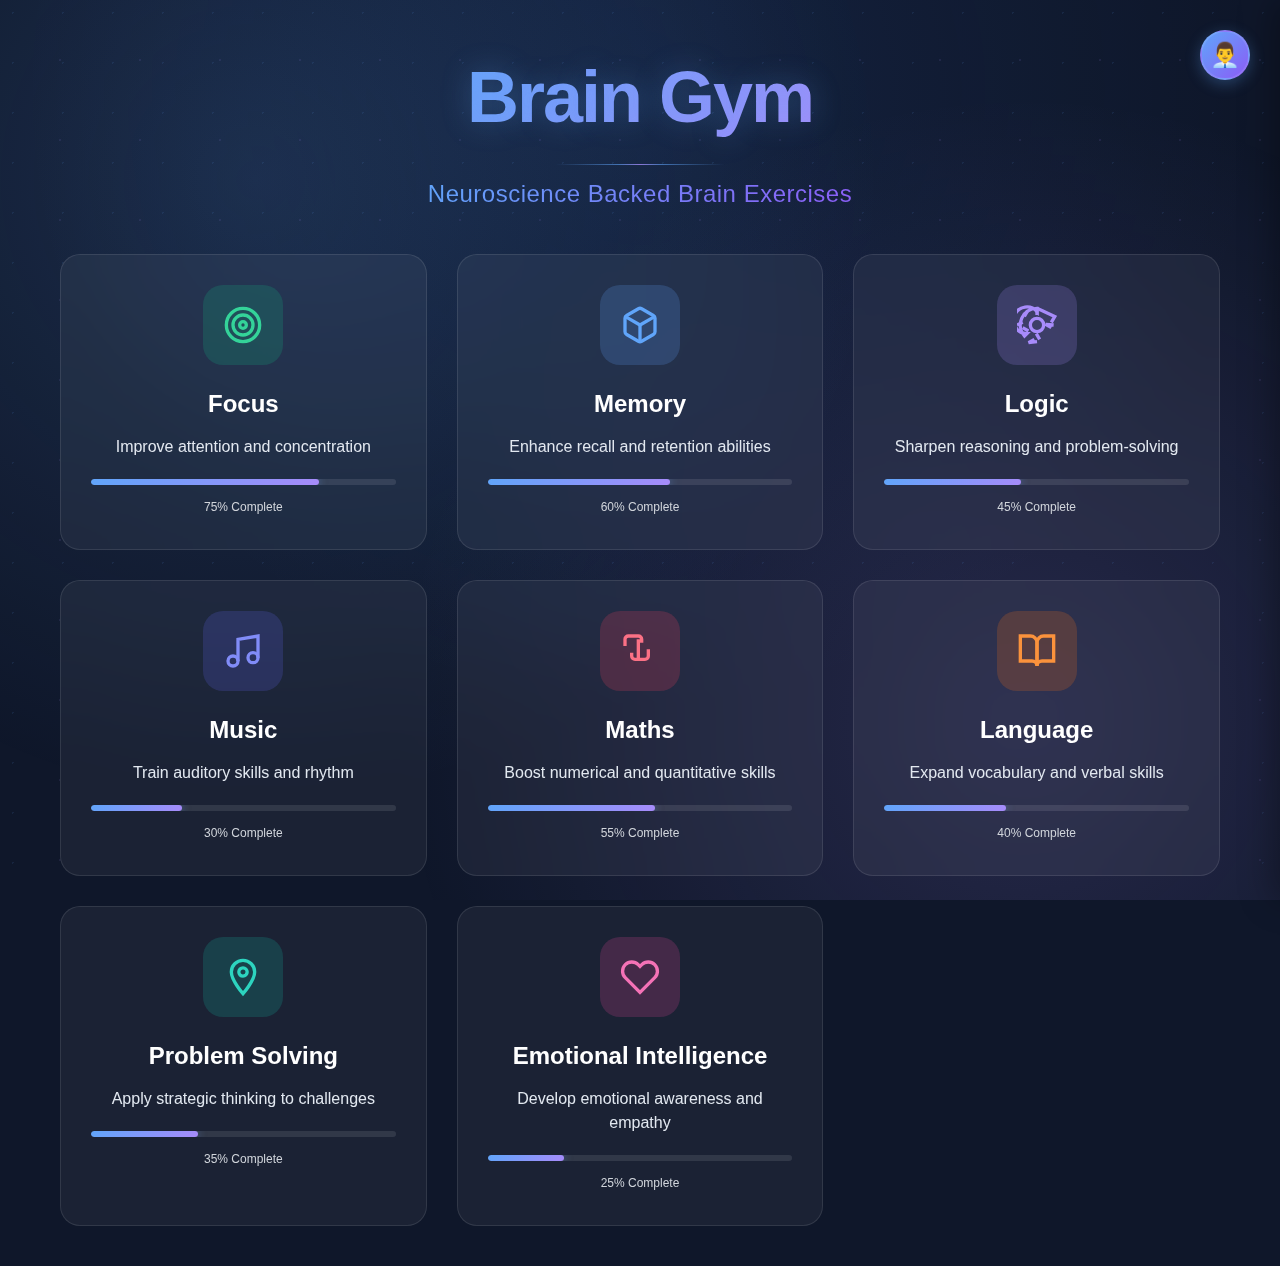
<file: index.html>
<!DOCTYPE html>
<html lang="en">
<head>
    <meta charset="UTF-8">
    <meta name="viewport" content="width=device-width, initial-scale=1.0">
    <title>Brain Gym - Neuroscience Backed Brain Exercises</title>
    <meta http-equiv="refresh" content="0; url=./BrainGym/index.html">
</head>
<body>
    <p>Redirecting to Brain Gym...</p>
    <script>
        window.location.href = './BrainGym/index.html';
    </script>
</body>
</html>
</file>
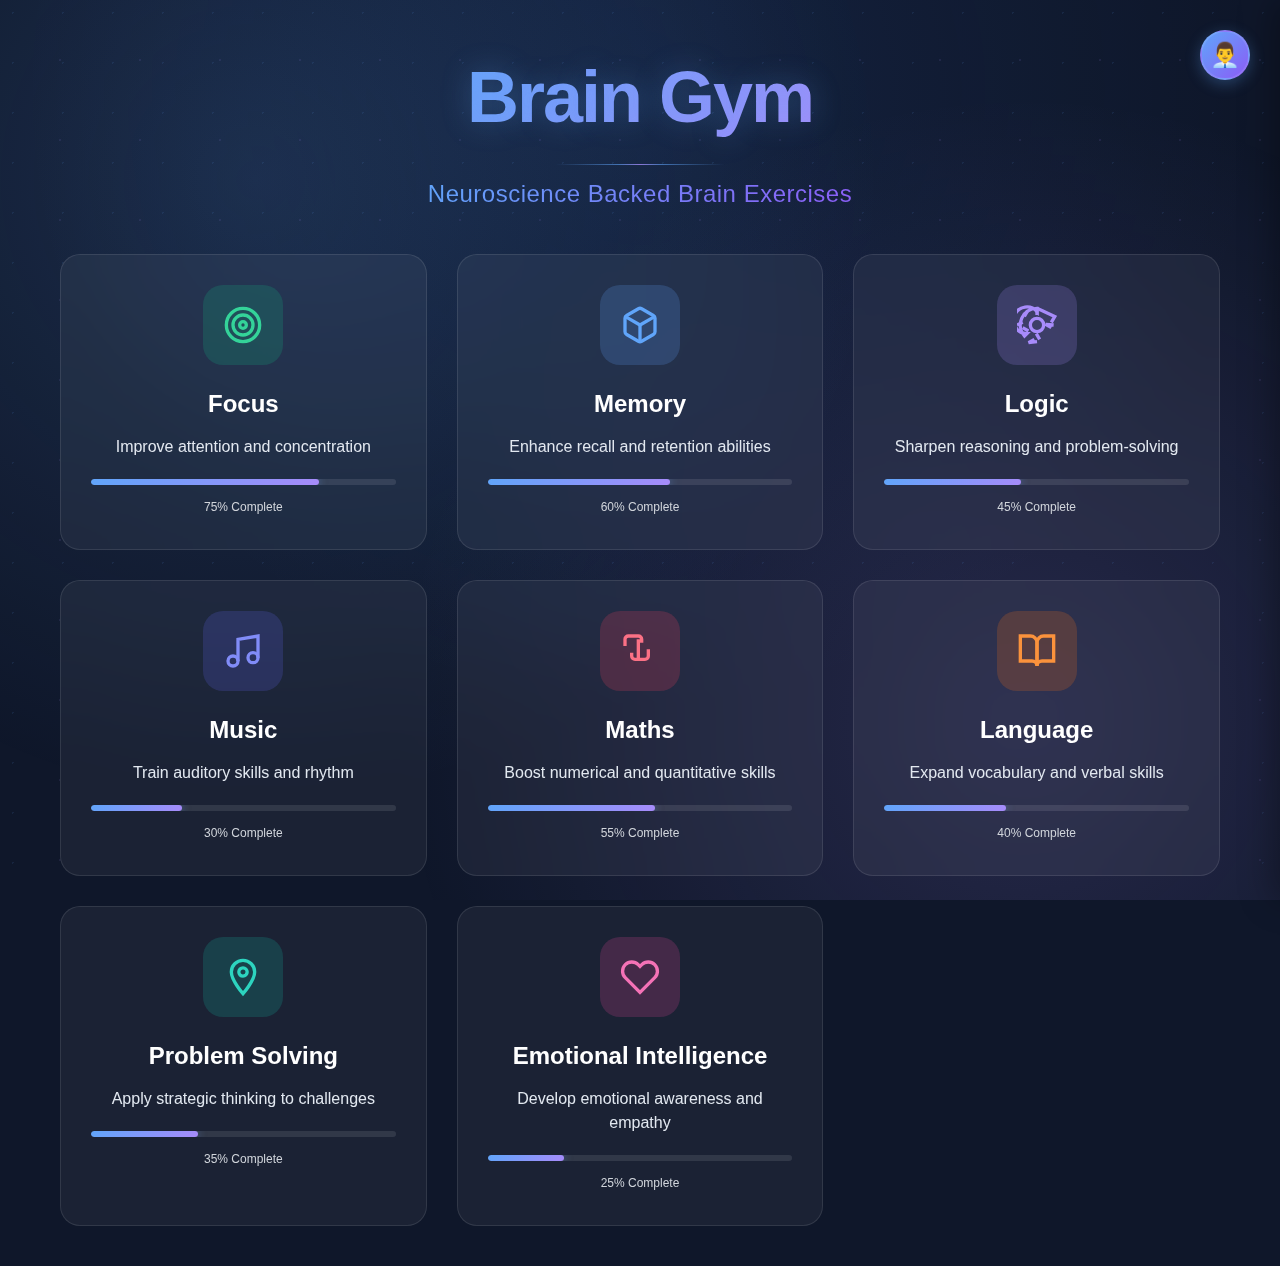
<file: BrainGym/index.html>
<!DOCTYPE html>
<html lang="en">

<head>
    <meta charset="UTF-8">
    <meta name="viewport" content="width=device-width, initial-scale=1.0">
    <title>Brain Gym - Cognitive Training</title>
    <link rel="stylesheet" href="css/styles.css">
    <link rel="stylesheet" href="css/variants.css">
    <link rel="stylesheet" href="css/stroop.css">
</head>

<body>


    <!-- Main Application Container -->
    <div id="app" class="variant-neural">
        <!-- User Profile Trigger -->
        <div class="user-profile-trigger" id="profile-trigger">
            <div class="user-avatar-trigger"></div>
        </div>

        <!-- Right Progress Sidebar -->
        <aside class="right-progress-sidebar" id="right-sidebar">
            <button class="sidebar-close" id="sidebar-close">
                <span class="close-icon">×</span>
            </button>

            <div class="sidebar-content">
                <div class="user-profile-header">
                    <div class="user-avatar-large"></div>
                    <h3 class="user-name">Sameer Goel</h3>
                    <p class="user-role">AI Architect</p>
                </div>

                <div class="progress-summary">
                    <h4 class="section-title">Your Progress</h4>
                    <div class="progress-stats">
                        <div class="stat-item">
                            <div class="stat-info">
                                <span class="stat-value">78</span>
                                <span class="stat-label">Average Score</span>
                            </div>
                            <div class="stat-bar">
                                <div class="stat-fill" style="width: 78%"></div>
                            </div>
                        </div>
                        <div class="stat-item">
                            <div class="stat-info">
                                <span class="stat-value">45</span>
                                <span class="stat-label">Sessions Completed</span>
                            </div>
                            <div class="stat-bar">
                                <div class="stat-fill" style="width: 75%"></div>
                            </div>
                        </div>
                        <div class="stat-item">
                            <div class="stat-info">
                                <span class="stat-value">+23%</span>
                                <span class="stat-label">Growth This Month</span>
                            </div>
                            <div class="stat-bar">
                                <div class="stat-fill" style="width: 60%"></div>
                            </div>
                        </div>
                    </div>
                </div>

                <div class="recent-activity">
                    <h4 class="section-title">Recent Activity</h4>
                    <div class="activity-list">
                        <div class="activity-item">
                            <div class="activity-icon focus-icon">🎯</div>
                            <div class="activity-info">
                                <span class="activity-name">Focus Training</span>
                                <span class="activity-time">2 hours ago</span>
                            </div>
                            <div class="activity-score">+5%</div>
                        </div>
                        <div class="activity-item">
                            <div class="activity-icon memory-icon">🧠</div>
                            <div class="activity-info">
                                <span class="activity-name">Memory Challenge</span>
                                <span class="activity-time">1 day ago</span>
                            </div>
                            <div class="activity-score">+8%</div>
                        </div>
                        <div class="activity-item">
                            <div class="activity-icon logic-icon">🧩</div>
                            <div class="activity-info">
                                <span class="activity-name">Logic Puzzle</span>
                                <span class="activity-time">2 days ago</span>
                            </div>
                            <div class="activity-score">+3%</div>
                        </div>
                    </div>
                </div>

                <div class="achievements">
                    <h4 class="section-title">Achievements</h4>
                    <div class="achievement-badges">
                        <div class="badge earned">🏆</div>
                        <div class="badge earned">🎯</div>
                        <div class="badge earned">🧠</div>
                        <div class="badge locked">🔒</div>
                    </div>
                </div>
            </div>
        </aside>

        <!-- Main Homepage Content -->
        <main class="homepage-content">
            <!-- Hero Section -->
            <div class="hero-section">
                <h1 class="hero-title">Brain Gym</h1>
                <p class="hero-subtitle">Neuroscience Backed Brain Exercises</p>
            </div>

            <!-- Brain Exercise Categories -->
            <div class="categories-section">
                <!-- <h4 class="categories-title">Brain Workout Menu</h4> -->
                <div class="categories-grid">
                    <!-- Focus Category -->
                    <div class="category-card" data-category="focus">
                        <div class="category-icon focus-icon">
                            <svg width="40" height="40" viewBox="0 0 24 24" fill="none" stroke="currentColor"
                                stroke-width="2">
                                <circle cx="12" cy="12" r="10"></circle>
                                <circle cx="12" cy="12" r="6"></circle>
                                <circle cx="12" cy="12" r="2"></circle>
                            </svg>
                        </div>
                        <h3 class="category-name">Focus</h3>
                        <p class="category-desc">Improve attention and concentration</p>
                        <div class="category-progress">
                            <div class="progress-bar">
                                <div class="progress-fill" style="width: 75%"></div>
                            </div>
                            <span class="progress-text">75% Complete</span>
                        </div>
                    </div>

                    <!-- Memory Category -->
                    <div class="category-card" data-category="memory">
                        <div class="category-icon memory-icon">
                            <svg width="40" height="40" viewBox="0 0 24 24" fill="none" stroke="currentColor"
                                stroke-width="2">
                                <path
                                    d="M21 16V8a2 2 0 0 0-1-1.73l-7-4a2 2 0 0 0-2 0l-7 4A2 2 0 0 0 3 8v8a2 2 0 0 0 1 1.73l7 4a2 2 0 0 0 2 0l7-4A2 2 0 0 0 21 16z">
                                </path>
                                <polyline points="3.27 6.96 12 12.01 20.73 6.96"></polyline>
                                <line x1="12" y1="22.08" x2="12" y2="12"></line>
                            </svg>
                        </div>
                        <h3 class="category-name">Memory</h3>
                        <p class="category-desc">Enhance recall and retention abilities</p>
                        <div class="category-progress">
                            <div class="progress-bar">
                                <div class="progress-fill" style="width: 60%"></div>
                            </div>
                            <span class="progress-text">60% Complete</span>
                        </div>
                    </div>

                    <!-- Logic Category -->
                    <div class="category-card" data-category="logic">
                        <div class="category-icon logic-icon">
                            <svg width="40" height="40" viewBox="0 0 24 24" fill="none" stroke="currentColor"
                                stroke-width="2">
                                <path d="M12 2a10 10 0 0 0-7.53 16.59l1.42-1.42A8 8 0 1 1 12 4z" />
                                <path d="M12 2v4" />
                                <path d="m6.41 3.4-2 3.46" />
                                <path d="M3.4 10.41 0 12" />
                                <path d="m3.4 13.59 3.46 2" />
                                <path d="M10.41 20.6l-3.46 2L12 22" />
                                <path d="m13.59 20.6-2-3.46" />
                                <path d="m20.6 13.59-3.46-2L22 12" />
                                <path d="m20.6 10.41 2-3.46L12 2" />
                                <path d="M12 8a4 4 0 1 0 0 8 4 4 0 0 0 0-8z" />
                            </svg>
                        </div>
                        <h3 class="category-name">Logic</h3>
                        <p class="category-desc">Sharpen reasoning and problem-solving</p>
                        <div class="category-progress">
                            <div class="progress-bar">
                                <div class="progress-fill" style="width: 45%"></div>
                            </div>
                            <span class="progress-text">45% Complete</span>
                        </div>
                    </div>

                    <!-- Music Category -->
                    <div class="category-card" data-category="music">
                        <div class="category-icon music-icon">
                            <svg width="40" height="40" viewBox="0 0 24 24" fill="none" stroke="currentColor"
                                stroke-width="2">
                                <path d="M9 18V5l12-2v13" />
                                <circle cx="6" cy="18" r="3" />
                                <circle cx="18" cy="16" r="3" />
                            </svg>
                        </div>
                        <h3 class="category-name">Music</h3>
                        <p class="category-desc">Train auditory skills and rhythm</p>
                        <div class="category-progress">
                            <div class="progress-bar">
                                <div class="progress-fill" style="width: 30%"></div>
                            </div>
                            <span class="progress-text">30% Complete</span>
                        </div>
                    </div>

                    <!-- Maths Category -->
                    <div class="category-card" data-category="maths">
                        <div class="category-icon maths-icon">
                            <svg width="40" height="40" viewBox="0 0 24 24" fill="none" stroke="currentColor"
                                stroke-width="2">
                                <path
                                    d="M9 3H5a2 2 0 0 0-2 2v4m6-6h2a2 2 0 0 1 2 2v2m-6 6v2a2 2 0 0 0 2 2h2m6-6v4a2 2 0 0 1-2 2h-4m0-12v12" />
                            </svg>
                        </div>
                        <h3 class="category-name">Maths</h3>
                        <p class="category-desc">Boost numerical and quantitative skills</p>
                        <div class="category-progress">
                            <div class="progress-bar">
                                <div class="progress-fill" style="width: 55%"></div>
                            </div>
                            <span class="progress-text">55% Complete</span>
                        </div>
                    </div>

                    <!-- Language Category -->
                    <div class="category-card" data-category="language">
                        <div class="category-icon language-icon">
                            <svg width="40" height="40" viewBox="0 0 24 24" fill="none" stroke="currentColor"
                                stroke-width="2">
                                <path d="M2 3h6a4 4 0 0 1 4 4v14a3 3 0 0 0-3-3H2z"></path>
                                <path d="M22 3h-6a4 4 0 0 0-4 4v14a3 3 0 0 1 3-3h7z"></path>
                            </svg>
                        </div>
                        <h3 class="category-name">Language</h3>
                        <p class="category-desc">Expand vocabulary and verbal skills</p>
                        <div class="category-progress">
                            <div class="progress-bar">
                                <div class="progress-fill" style="width: 40%"></div>
                            </div>
                            <span class="progress-text">40% Complete</span>
                        </div>
                    </div>

                    <!-- Problem Solving Category -->
                    <div class="category-card" data-category="problem-solving">
                        <div class="category-icon problem-icon">
                            <svg width="40" height="40" viewBox="0 0 24 24" fill="none" stroke="currentColor"
                                stroke-width="2">
                                <path
                                    d="M12 2a7 7 0 0 0-7 7c0 5 7 13 7 13s7-8 7-13a7 7 0 0 0-7-7zm0 9.5a2.5 2.5 0 1 1 0-5 2.5 2.5 0 0 1 0 5z" />
                            </svg>
                        </div>
                        <h3 class="category-name">Problem Solving</h3>
                        <p class="category-desc">Apply strategic thinking to challenges</p>
                        <div class="category-progress">
                            <div class="progress-bar">
                                <div class="progress-fill" style="width: 35%"></div>
                            </div>
                            <span class="progress-text">35% Complete</span>
                        </div>
                    </div>

                    <!-- Emotional Intelligence Category -->
                    <div class="category-card" data-category="emotional-intelligence">
                        <div class="category-icon emotional-icon">
                            <svg width="40" height="40" viewBox="0 0 24 24" fill="none" stroke="currentColor"
                                stroke-width="2">
                                <path
                                    d="M20.84 4.61a5.5 5.5 0 0 0-7.78 0L12 5.67l-1.06-1.06a5.5 5.5 0 0 0-7.78 7.78l1.06 1.06L12 21.23l7.78-7.78 1.06-1.06a5.5 5.5 0 0 0 0-7.78z" />
                            </svg>
                        </div>
                        <h3 class="category-name">Emotional Intelligence</h3>
                        <p class="category-desc">Develop emotional awareness and empathy</p>
                        <div class="category-progress">
                            <div class="progress-bar">
                                <div class="progress-fill" style="width: 25%"></div>
                            </div>
                            <span class="progress-text">25% Complete</span>
                        </div>
                    </div>
                </div>
            </div>
        </main>
    </div>

    <!-- Scripts -->
    <script src="js/mockData.js"></script>
    <script src="js/cognitiveTests.js"></script>
    <script src="js/tests/focus/stroopTest.js"></script>
    <script src="js/app.js"></script>
</body>

</html>
</file>
<file: BrainGym/css/styles.css>
/* Brain Gym - Base Styles */
/* This file contains the core styles that apply to all UI variants */

* {
    margin: 0;
    padding: 0;
    box-sizing: border-box;
}

body {
    font-family: -apple-system, BlinkMacSystemFont, 'Segoe UI', Roboto, Oxygen, Ubuntu, Cantarell, sans-serif;
    line-height: 1.6;
    color: #333;
    background-color: #f5f5f5;
}

/* Development Controls */
.dev-controls {
    position: fixed;
    top: 10px;
    right: 10px;
    background: rgba(0, 0, 0, 0.8);
    color: white;
    padding: 10px;
    border-radius: 5px;
    z-index: 1000;
    font-size: 12px;
}

.dev-controls select {
    margin-left: 10px;
    padding: 5px;
}

/* Layout */
.container {
    max-width: 1200px;
    margin: 0 auto;
    padding: 20px;
}

.page {
    display: none;
    min-height: 100vh;
}

.page.active {
    display: block;
}

/* Cards */
.card {
    background: white;
    border-radius: 8px;
    padding: 24px;
    margin-bottom: 20px;
    box-shadow: 0 2px 4px rgba(0, 0, 0, 0.1);
    transition: box-shadow 0.3s ease;
}

.card:hover {
    box-shadow: 0 4px 8px rgba(0, 0, 0, 0.15);
}

/* Navigation */
.main-nav {
    background: #fff;
    padding: 15px 20px;
    box-shadow: 0 2px 4px rgba(0, 0, 0, 0.1);
    display: flex;
    justify-content: space-between;
    align-items: center;
}

.nav-brand {
    font-size: 24px;
    font-weight: bold;
    color: #2c3e50;
}

.nav-user {
    display: flex;
    align-items: center;
    gap: 15px;
}

/* Buttons */
button {
    background: #3498db;
    color: white;
    border: none;
    padding: 12px 24px;
    border-radius: 6px;
    cursor: pointer;
    font-size: 16px;
    transition: all 0.3s ease;
}

button:hover {
    background: #2980b9;
    transform: translateY(-1px);
}

button:active {
    transform: translateY(0);
}

button:disabled {
    background: #bdc3c7;
    cursor: not-allowed;
    transform: none;
}

/* Forms */
input[type="text"],
input[type="password"],
input[type="email"] {
    width: 100%;
    padding: 12px;
    border: 2px solid #ddd;
    border-radius: 6px;
    font-size: 16px;
    margin-bottom: 15px;
    transition: border-color 0.3s ease;
}

input:focus {
    outline: none;
    border-color: #3498db;
}

/* Grid Layouts */
.dashboard-grid {
    display: grid;
    grid-template-columns: 1fr 1fr;
    gap: 20px;
    margin-top: 20px;
}

.test-grid {
    display: grid;
    grid-template-columns: repeat(auto-fit, minmax(200px, 1fr));
    gap: 15px;
    margin-top: 15px;
}

/* Test Buttons */
.test-button {
    background: white;
    border: 2px solid #e0e0e0;
    padding: 20px;
    border-radius: 8px;
    text-align: center;
    cursor: pointer;
    transition: all 0.3s ease;
    color: #333;
}

.test-button:hover {
    border-color: #3498db;
    background: #f8f9fa;
    transform: translateY(-2px);
}

.test-button h4 {
    margin-bottom: 8px;
    color: #2c3e50;
}

.test-button p {
    font-size: 14px;
    color: #666;
    margin-bottom: 10px;
}

.test-status {
    display: inline-block;
    padding: 4px 12px;
    background: #27ae60;
    color: white;
    border-radius: 12px;
    font-size: 12px;
    font-weight: bold;
}

/* Progress Stats */
.progress-stats {
    display: flex;
    justify-content: space-around;
    margin-top: 20px;
}

.stat {
    text-align: center;
}

.stat-value {
    display: block;
    font-size: 32px;
    font-weight: bold;
    color: #3498db;
    margin-bottom: 5px;
}

.stat-label {
    font-size: 14px;
    color: #666;
}

/* Login Page */
.app-title {
    font-size: 48px;
    text-align: center;
    margin-bottom: 10px;
    color: #2c3e50;
}

.app-subtitle {
    text-align: center;
    font-size: 18px;
    color: #666;
    margin-bottom: 40px;
}

.login-form {
    max-width: 400px;
    margin: 0 auto 40px;
    background: white;
    padding: 30px;
    border-radius: 8px;
    box-shadow: 0 4px 6px rgba(0, 0, 0, 0.1);
}

.login-form h2 {
    text-align: center;
    margin-bottom: 20px;
    color: #2c3e50;
}

.demo-users {
    max-width: 400px;
    margin: 0 auto;
    text-align: center;
}

.demo-users h3 {
    margin-bottom: 15px;
    color: #2c3e50;
}

.demo-user {
    display: block;
    width: 100%;
    margin-bottom: 10px;
    background: #ecf0f1;
    color: #2c3e50;
    border: 1px solid #bdc3c7;
}

.demo-user:hover {
    background: #d5dbdb;
}

/* Results Display */
.recent-results {
    max-height: 300px;
    overflow-y: auto;
}

.result-item {
    display: flex;
    justify-content: space-between;
    align-items: center;
    padding: 10px 0;
    border-bottom: 1px solid #eee;
}

.result-item:last-child {
    border-bottom: none;
}

.result-info h4 {
    margin-bottom: 5px;
    color: #2c3e50;
}

.result-info p {
    font-size: 14px;
    color: #666;
}

.result-score {
    font-size: 24px;
    font-weight: bold;
    color: #27ae60;
}

/* Responsive Design */
@media (max-width: 768px) {
    .dashboard-grid {
        grid-template-columns: 1fr;
    }
    
    .test-grid {
        grid-template-columns: 1fr;
    }
    
    .progress-stats {
        flex-direction: column;
        gap: 20px;
    }
    
    .container {
        padding: 10px;
    }
    
    .app-title {
        font-size: 36px;
    }
    
    .main-nav {
        flex-direction: column;
        gap: 10px;
        text-align: center;
    }
}

/* Loading States */
.loading {
    display: inline-block;
    width: 20px;
    height: 20px;
    border: 3px solid #f3f3f3;
    border-top: 3px solid #3498db;
    border-radius: 50%;
    animation: spin 1s linear infinite;
}

@keyframes spin {
    0% { transform: rotate(0deg); }
    100% { transform: rotate(360deg); }
}

/* Accessibility */
.sr-only {
    position: absolute;
    width: 1px;
    height: 1px;
    padding: 0;
    margin: -1px;
    overflow: hidden;
    clip: rect(0, 0, 0, 0);
    white-space: nowrap;
    border: 0;
}

/* Focus indicators */
button:focus,
input:focus,
.test-button:focus {
    outline: 2px solid #3498db;
    outline-offset: 2px;
}

/* High contrast mode support */
@media (prefers-contrast: high) {
    .card {
        border: 2px solid #000;
    }
    
    button {
        border: 2px solid #000;
    }
}
</file>
<file: BrainGym/css/variants.css>
/* Brain Gym - Creative UI Variants with Liquid Glass Design */
/* 5 Unique Creative Personas with Sidebar Dashboard Layout */

/* =================================================================== */
/* VARIANT A: COSMIC GRID - Inspired by Client's Modern Design */
/* Creative Persona: "The Cosmic Designer" - Radial gradients, exercise cards, modern glassmorphism */
/* =================================================================== */

.variant-cosmic {
    --bg-primary: #0f172a; /* Slate 900 */
    --glass-bg: rgba(255, 255, 255, 0.05);
    --glass-border: rgba(255, 255, 255, 0.1);
    --text-primary: #ffffff;
    --text-secondary: #e2e8f0; /* Gray 200 */
    --text-muted: #d1d5db; /* Gray 300 */
    --text-subtle: #9ca3af; /* Gray 400 */
    --accent-blue: #3b82f6; /* Blue 500 */
    --accent-violet: #8b5cf6; /* Violet 500 */
    --accent-green: #10b981; /* Emerald 500 */
    --accent-orange: #f97316; /* Orange 500 */
    --accent-rose: #f43f5e; /* Rose 500 */
    --accent-teal: #14b8a6; /* Teal 500 */
    --gradient-cosmic: radial-gradient(circle at 30% 107%, var(--accent-blue) 0%, transparent 40%), 
                       radial-gradient(circle at 80% 20%, var(--accent-violet) 0%, transparent 35%);
}

.variant-cosmic {
    background: var(--bg-primary);
    min-height: 100vh;
    display: flex;
    font-family: 'Inter', -apple-system, BlinkMacSystemFont, sans-serif;
    position: relative;
}

.variant-cosmic::before {
    content: '';
    position: fixed;
    top: 0;
    left: 0;
    width: 100%;
    height: 100%;
    background: var(--gradient-cosmic);
    pointer-events: none;
    z-index: 0;
}

/* Floating particles animation */
.variant-cosmic::after {
    content: '';
    position: fixed;
    top: 0;
    left: 0;
    width: 100%;
    height: 100%;
    background-image: 
        radial-gradient(circle at 20% 30%, rgba(59, 130, 246, 0.1) 2px, transparent 2px),
        radial-gradient(circle at 70% 60%, rgba(139, 92, 246, 0.1) 1px, transparent 1px),
        radial-gradient(circle at 90% 10%, rgba(16, 185, 129, 0.1) 1px, transparent 1px);
    background-size: 100px 100px, 150px 150px, 200px 200px;
    animation: cosmicFloat 20s ease-in-out infinite;
    pointer-events: none;
    z-index: 0;
}

@keyframes cosmicFloat {
    0%, 100% { transform: translate(0, 0) rotate(0deg); opacity: 0.5; }
    33% { transform: translate(30px, -30px) rotate(120deg); opacity: 0.8; }
    66% { transform: translate(-20px, 20px) rotate(240deg); opacity: 0.6; }
}

/* User Profile Trigger */
.variant-cosmic .user-profile-trigger {
    position: fixed;
    top: 30px;
    right: 30px;
    z-index: 1000;
    cursor: pointer;
    transition: all 0.3s ease;
}

.variant-cosmic .user-profile-trigger:hover {
    transform: scale(1.1);
}

.variant-cosmic .user-avatar-trigger {
    width: 50px;
    height: 50px;
    border-radius: 50%;
    background: linear-gradient(135deg, var(--accent-blue), var(--accent-violet));
    position: relative;
    box-shadow: 0 4px 15px rgba(59, 130, 246, 0.3);
    border: 2px solid var(--glass-border);
    transition: all 0.3s ease;
}

.variant-cosmic .user-avatar-trigger::after {
    content: '👨‍💼';
    position: absolute;
    top: 50%;
    left: 50%;
    transform: translate(-50%, -50%);
    font-size: 24px;
}

.variant-cosmic .user-avatar-trigger:hover {
    box-shadow: 0 8px 25px rgba(59, 130, 246, 0.5);
    border-color: var(--accent-blue);
}

.variant-cosmic .user-profile-trigger.active .user-avatar-trigger {
    box-shadow: 0 8px 25px rgba(59, 130, 246, 0.6);
    border-color: var(--accent-blue);
    transform: scale(1.05);
}

/* Right Progress Sidebar */
.variant-cosmic .right-progress-sidebar {
    position: fixed;
    top: 0;
    right: -400px;
    width: 400px;
    height: 100vh;
    background: var(--glass-bg);
    backdrop-filter: blur(20px);
    border-left: 1px solid var(--glass-border);
    z-index: 999;
    box-shadow: -8px 0 32px rgba(0, 0, 0, 0.3);
    transition: right 0.4s ease;
    overflow-y: auto;
}

.variant-cosmic .right-progress-sidebar.open {
    right: 0;
}

.variant-cosmic .sidebar-close {
    position: absolute;
    top: 20px;
    right: 20px;
    width: 30px;
    height: 30px;
    background: var(--glass-bg);
    backdrop-filter: blur(20px);
    border: 1px solid var(--glass-border);
    border-radius: 50%;
    display: flex;
    align-items: center;
    justify-content: center;
    cursor: pointer;
    z-index: 10;
    transition: all 0.3s ease;
    box-shadow: 0 4px 15px rgba(0, 0, 0, 0.2);
}

.variant-cosmic .sidebar-close:hover {
    background: rgba(244, 63, 94, 0.1);
    border-color: #f43f5e;
    box-shadow: 0 0 15px rgba(244, 63, 94, 0.3);
}

.variant-cosmic .close-icon {
    color: var(--text-primary);
    font-size: 18px;
    font-weight: bold;
    transition: color 0.3s ease;
}

.variant-cosmic .sidebar-close:hover .close-icon {
    color: #f43f5e;
}

.variant-cosmic .sidebar-content {
    padding: 80px 30px 30px;
    height: 100%;
}

/* User Profile Header */
.variant-cosmic .user-profile-header {
    text-align: center;
    margin-bottom: 40px;
    padding-bottom: 30px;
    border-bottom: 1px solid var(--glass-border);
}

.variant-cosmic .user-avatar-large {
    width: 80px;
    height: 80px;
    border-radius: 50%;
    background: linear-gradient(135deg, var(--accent-blue), var(--accent-violet));
    position: relative;
    box-shadow: 0 8px 25px rgba(59, 130, 246, 0.3);
    margin: 0 auto 20px;
}

.variant-cosmic .user-avatar-large::after {
    content: '👨‍💼';
    position: absolute;
    top: 50%;
    left: 50%;
    transform: translate(-50%, -50%);
    font-size: 36px;
}

.variant-cosmic .user-name {
    font-size: 24px;
    font-weight: 700;
    color: var(--text-primary);
    margin-bottom: 8px;
}

.variant-cosmic .user-role {
    font-size: 16px;
    color: var(--text-secondary);
    font-weight: 500;
}

/* Section Titles */
.variant-cosmic .section-title {
    font-size: 18px;
    font-weight: 600;
    color: var(--text-primary);
    margin-bottom: 20px;
    position: relative;
    padding-left: 12px;
}

.variant-cosmic .section-title::before {
    content: '';
    position: absolute;
    left: 0;
    top: 50%;
    transform: translateY(-50%);
    width: 3px;
    height: 16px;
    background: linear-gradient(180deg, var(--accent-blue), var(--accent-violet));
    border-radius: 2px;
}

/* Progress Summary */
.variant-cosmic .progress-summary {
    margin-bottom: 40px;
}

.variant-cosmic .progress-stats {
    display: flex;
    flex-direction: column;
    gap: 20px;
}

.variant-cosmic .stat-item {
    background: var(--glass-bg);
    border-radius: 12px;
    padding: 20px;
    border: 1px solid var(--glass-border);
    backdrop-filter: blur(10px);
    transition: all 0.3s ease;
}

.variant-cosmic .stat-item:hover {
    transform: translateY(-2px);
    box-shadow: 0 8px 25px rgba(0, 0, 0, 0.2);
    border-color: rgba(59, 130, 246, 0.3);
}

.variant-cosmic .stat-info {
    display: flex;
    justify-content: space-between;
    align-items: center;
    margin-bottom: 12px;
}

.variant-cosmic .stat-value {
    font-size: 24px;
    font-weight: 700;
    color: var(--text-primary);
}

.variant-cosmic .stat-label {
    font-size: 14px;
    color: var(--text-secondary);
    font-weight: 500;
}

.variant-cosmic .stat-bar {
    width: 100%;
    height: 4px;
    background: rgba(255, 255, 255, 0.1);
    border-radius: 2px;
    overflow: hidden;
}

.variant-cosmic .stat-fill {
    height: 100%;
    background: linear-gradient(90deg, var(--accent-blue), var(--accent-violet));
    border-radius: 2px;
    transition: width 0.8s ease;
    box-shadow: 0 0 8px rgba(59, 130, 246, 0.5);
}

/* Recent Activity */
.variant-cosmic .recent-activity {
    margin-bottom: 40px;
}

.variant-cosmic .activity-list {
    display: flex;
    flex-direction: column;
    gap: 12px;
}

.variant-cosmic .activity-item {
    display: flex;
    align-items: center;
    gap: 15px;
    padding: 16px;
    background: var(--glass-bg);
    border-radius: 12px;
    border: 1px solid var(--glass-border);
    backdrop-filter: blur(10px);
    transition: all 0.3s ease;
}

.variant-cosmic .activity-item:hover {
    background: rgba(255, 255, 255, 0.08);
    transform: translateY(-2px);
    box-shadow: 0 8px 20px rgba(0, 0, 0, 0.15);
}

.variant-cosmic .activity-icon {
    width: 40px;
    height: 40px;
    border-radius: 10px;
    display: flex;
    align-items: center;
    justify-content: center;
    font-size: 18px;
}

.variant-cosmic .activity-icon.focus-icon {
    background: rgba(16, 185, 129, 0.2);
}

.variant-cosmic .activity-icon.memory-icon {
    background: rgba(59, 130, 246, 0.2);
}

.variant-cosmic .activity-icon.logic-icon {
    background: rgba(139, 92, 246, 0.2);
}

.variant-cosmic .activity-info {
    flex: 1;
}

.variant-cosmic .activity-name {
    display: block;
    font-size: 16px;
    font-weight: 600;
    color: var(--text-primary);
    margin-bottom: 4px;
}

.variant-cosmic .activity-time {
    display: block;
    font-size: 12px;
    color: var(--text-muted);
}

.variant-cosmic .activity-score {
    font-size: 14px;
    font-weight: 600;
    color: var(--accent-blue);
}

/* Achievements */
.variant-cosmic .achievements {
    margin-bottom: 40px;
}

.variant-cosmic .achievement-badges {
    display: flex;
    gap: 15px;
    justify-content: center;
}

.variant-cosmic .badge {
    width: 50px;
    height: 50px;
    border-radius: 50%;
    display: flex;
    align-items: center;
    justify-content: center;
    font-size: 24px;
    transition: all 0.3s ease;
    border: 2px solid var(--glass-border);
    backdrop-filter: blur(10px);
}

.variant-cosmic .badge.earned {
    background: var(--glass-bg);
    box-shadow: 0 4px 15px rgba(59, 130, 246, 0.3);
}

.variant-cosmic .badge.earned:hover {
    transform: scale(1.1);
    box-shadow: 0 8px 25px rgba(59, 130, 246, 0.4);
}

.variant-cosmic .badge.locked {
    background: rgba(255, 255, 255, 0.02);
    opacity: 0.5;
}

.variant-cosmic .sidebar-toggle {
    position: absolute;
    top: 20px;
    right: -15px;
    width: 30px;
    height: 30px;
    background: var(--glass-bg);
    backdrop-filter: blur(20px);
    border: 1px solid var(--glass-border);
    border-radius: 50%;
    display: flex;
    align-items: center;
    justify-content: center;
    cursor: pointer;
    z-index: 10;
    transition: all 0.3s ease;
    box-shadow: 0 4px 15px rgba(0, 0, 0, 0.2);
}

.variant-cosmic .sidebar-toggle:hover {
    background: rgba(59, 130, 246, 0.1);
    border-color: var(--accent-blue);
    box-shadow: 0 0 20px rgba(59, 130, 246, 0.3);
    transform: scale(1.1);
}

.variant-cosmic .toggle-icon {
    color: var(--text-primary);
    font-size: 18px;
    font-weight: bold;
    transition: transform 0.3s ease;
}

.variant-cosmic .sidebar-dashboard.collapsed .toggle-icon {
    transform: rotate(180deg);
}

.variant-cosmic .sidebar-header {
    margin-bottom: 40px;
}

.variant-cosmic .brand-title {
    font-size: 28px;
    font-weight: 700;
    color: var(--text-primary);
    margin-bottom: 20px;
    letter-spacing: -0.5px;
    position: relative;
}

.variant-cosmic .brand-title::before {
    content: '';
    position: absolute;
    bottom: -8px;
    left: 0;
    width: 60px;
    height: 3px;
    background: linear-gradient(90deg, var(--accent-blue), var(--accent-violet));
    border-radius: 2px;
}

.variant-cosmic .user-info {
    display: flex;
    align-items: center;
    gap: 15px;
    padding: 20px;
    background: var(--glass-bg);
    border-radius: 16px;
    border: 1px solid var(--glass-border);
    backdrop-filter: blur(10px);
    transition: all 0.3s ease;
}

.variant-cosmic .user-info:hover {
    background: rgba(255, 255, 255, 0.08);
    transform: translateY(-2px);
    box-shadow: 0 8px 25px rgba(0, 0, 0, 0.2);
}

.variant-cosmic .user-avatar {
    width: 45px;
    height: 45px;
    border-radius: 12px;
    background: linear-gradient(135deg, var(--accent-blue), var(--accent-violet));
    position: relative;
    box-shadow: 0 4px 15px rgba(59, 130, 246, 0.3);
}

.variant-cosmic .user-avatar::after {
    content: '👨‍💼';
    position: absolute;
    top: 50%;
    left: 50%;
    transform: translate(-50%, -50%);
    font-size: 20px;
}

.variant-cosmic #user-name {
    color: var(--text-primary);
    font-weight: 600;
    font-size: 16px;
}

.variant-cosmic .sidebar-section {
    margin-bottom: 35px;
}

.variant-cosmic .sidebar-section h3 {
    color: var(--text-primary);
    font-size: 16px;
    font-weight: 600;
    margin-bottom: 20px;
    position: relative;
    padding-left: 12px;
}

.variant-cosmic .sidebar-section h3::before {
    content: '';
    position: absolute;
    left: 0;
    top: 50%;
    transform: translateY(-50%);
    width: 3px;
    height: 16px;
    background: linear-gradient(180deg, var(--accent-blue), var(--accent-violet));
    border-radius: 2px;
}

/* Exercise Card Style Stats */
.variant-cosmic .stat-item {
    background: var(--glass-bg);
    border-radius: 16px;
    padding: 24px;
    margin-bottom: 16px;
    border: 1px solid var(--glass-border);
    position: relative;
    overflow: hidden;
    backdrop-filter: blur(10px);
    transition: all 0.3s ease;
}

.variant-cosmic .stat-item:hover {
    transform: translateY(-4px);
    box-shadow: 0 12px 40px rgba(0, 0, 0, 0.2);
    border-color: rgba(59, 130, 246, 0.3);
}

.variant-cosmic .stat-item::before {
    content: '';
    position: absolute;
    top: 0;
    left: 0;
    width: 100%;
    height: 2px;
    background: linear-gradient(90deg, var(--accent-blue), var(--accent-violet));
}

.variant-cosmic .stat-value {
    font-size: 32px;
    font-weight: 800;
    color: var(--text-primary);
    display: block;
    margin-bottom: 6px;
}

.variant-cosmic .stat-label {
    color: var(--text-secondary);
    font-size: 14px;
    font-weight: 500;
}

.variant-cosmic .stat-bar {
    width: 100%;
    height: 4px;
    background: rgba(255, 255, 255, 0.1);
    border-radius: 2px;
    margin-top: 12px;
    overflow: hidden;
}

.variant-cosmic .stat-fill {
    height: 100%;
    background: linear-gradient(90deg, var(--accent-blue), var(--accent-violet));
    border-radius: 2px;
    transition: width 0.8s ease;
    box-shadow: 0 0 8px rgba(59, 130, 246, 0.5);
}

/* Exercise Card Style Navigation */
.variant-cosmic .nav-test-btn {
    width: 100%;
    background: var(--glass-bg);
    border: 1px solid var(--glass-border);
    border-radius: 16px;
    padding: 20px;
    margin-bottom: 12px;
    display: flex;
    align-items: center;
    gap: 16px;
    cursor: pointer;
    transition: all 0.3s ease;
    color: var(--text-secondary);
    backdrop-filter: blur(10px);
    position: relative;
    overflow: hidden;
}

.variant-cosmic .nav-test-btn::before {
    content: '';
    position: absolute;
    top: 0;
    left: -100%;
    width: 100%;
    height: 100%;
    background: linear-gradient(90deg, transparent, rgba(59, 130, 246, 0.1), transparent);
    transition: left 0.5s ease;
}

.variant-cosmic .nav-test-btn:hover::before {
    left: 100%;
}

.variant-cosmic .nav-test-btn:hover {
    background: rgba(255, 255, 255, 0.08);
    border-color: rgba(59, 130, 246, 0.3);
    transform: translateY(-4px);
    box-shadow: 0 12px 30px rgba(0, 0, 0, 0.2);
    color: var(--text-primary);
}

.variant-cosmic .nav-test-btn.active {
    background: rgba(59, 130, 246, 0.1);
    border-color: var(--accent-blue);
    color: var(--text-primary);
    box-shadow: 0 0 25px rgba(59, 130, 246, 0.3);
}

.variant-cosmic .nav-test-btn.active::after {
    content: '';
    position: absolute;
    left: 0;
    top: 0;
    width: 3px;
    height: 100%;
    background: linear-gradient(180deg, var(--accent-blue), var(--accent-violet));
}

/* Colored icon backgrounds like the exercise cards */
.variant-cosmic .test-icon {
    font-size: 20px;
    width: 40px;
    height: 40px;
    display: flex;
    align-items: center;
    justify-content: center;
    border-radius: 10px;
    position: relative;
}

.variant-cosmic .nav-test-btn[data-test="stroop"] .test-icon {
    background: rgba(59, 130, 246, 0.2); /* Blue like Memory */
    color: #60a5fa;
}

.variant-cosmic .nav-test-btn[data-test="nback"] .test-icon {
    background: rgba(139, 92, 246, 0.2); /* Violet like Logic */
    color: #a78bfa;
}

.variant-cosmic .nav-test-btn[data-test="cpt"] .test-icon {
    background: rgba(16, 185, 129, 0.2); /* Green like Focus */
    color: #34d399;
}

.variant-cosmic .test-info {
    flex: 1;
}

.variant-cosmic .test-name {
    display: block;
    font-weight: 600;
    font-size: 16px;
    margin-bottom: 4px;
}

.variant-cosmic .test-desc {
    display: block;
    font-size: 13px;
    opacity: 0.8;
}

.variant-cosmic .test-score {
    font-size: 20px;
    font-weight: 700;
    color: var(--text-primary);
}

.variant-cosmic .activity-item {
    display: flex;
    align-items: center;
    gap: 12px;
    padding: 16px;
    background: var(--glass-bg);
    border-radius: 12px;
    margin-bottom: 8px;
    border: 1px solid var(--glass-border);
    backdrop-filter: blur(10px);
    transition: all 0.3s ease;
}

.variant-cosmic .activity-item:hover {
    background: rgba(255, 255, 255, 0.08);
    transform: translateY(-2px);
    box-shadow: 0 8px 20px rgba(0, 0, 0, 0.15);
}

.variant-cosmic .activity-icon {
    font-size: 16px;
    width: 32px;
    height: 32px;
    display: flex;
    align-items: center;
    justify-content: center;
    border-radius: 8px;
    background: rgba(59, 130, 246, 0.2);
    color: #60a5fa;
}

.variant-cosmic .activity-info {
    flex: 1;
}

.variant-cosmic .activity-name {
    display: block;
    font-size: 14px;
    font-weight: 500;
    color: var(--text-primary);
}

.variant-cosmic .activity-time {
    display: block;
    font-size: 12px;
    color: var(--text-muted);
}

.variant-cosmic .activity-score {
    font-size: 12px;
    font-weight: 600;
    color: var(--accent-blue);
}

/* Homepage Content Area */
.variant-cosmic .homepage-content {
    flex: 1;
    padding: 40px 40px;
    position: relative;
    z-index: 1;
    display: flex;
    flex-direction: column;
    align-items: center;
    justify-content: center;
    min-height: 100vh;
}

/* Hero Section */
.variant-cosmic .hero-section {
    text-align: center;
    margin-bottom: 40px;
}

.variant-cosmic .hero-title {
    font-size: 72px;
    font-weight: 800;
    background: linear-gradient(135deg, var(--accent-blue), var(--accent-violet));
    -webkit-background-clip: text;
    -webkit-text-fill-color: transparent;
    background-clip: text;
    margin-bottom: 20px;
    letter-spacing: -2px;
    text-shadow: 0 0 30px rgba(59, 130, 246, 0.3);
}

.variant-cosmic .hero-subtitle {
    font-size: 24px;
    color: var(--text-secondary);
    font-weight: 400;
    letter-spacing: 0.5px;
}

/* Categories Section */
.variant-cosmic .categories-section {
    width: 100%;
    max-width: 1200px;
}

.variant-cosmic .categories-title {
    font-size: 36px;
    font-weight: 700;
    color: var(--text-primary);
    text-align: center;
    margin-bottom: 30px;
    letter-spacing: -0.5px;
}

.variant-cosmic .categories-grid {
    display: grid;
    grid-template-columns: repeat(auto-fit, minmax(280px, 1fr));
    gap: 30px;
    padding: 0 20px;
}

/* Category Cards */
.variant-cosmic .category-card {
    background: var(--glass-bg);
    backdrop-filter: blur(20px);
    border: 1px solid var(--glass-border);
    border-radius: 20px;
    padding: 30px;
    text-align: center;
    cursor: pointer;
    transition: all 0.3s ease;
    position: relative;
    overflow: hidden;
}

.variant-cosmic .category-card::before {
    content: '';
    position: absolute;
    top: 0;
    left: -100%;
    width: 100%;
    height: 100%;
    background: linear-gradient(90deg, transparent, rgba(59, 130, 246, 0.1), transparent);
    transition: left 0.5s ease;
}

.variant-cosmic .category-card:hover::before {
    left: 100%;
}

.variant-cosmic .category-card:hover {
    transform: translateY(-8px);
    box-shadow: 0 20px 40px rgba(0, 0, 0, 0.3);
    border-color: rgba(59, 130, 246, 0.3);
}

/* Category Icons */
.variant-cosmic .category-icon {
    width: 80px;
    height: 80px;
    border-radius: 20px;
    display: flex;
    align-items: center;
    justify-content: center;
    margin: 0 auto 20px;
    transition: all 0.3s ease;
}

.variant-cosmic .focus-icon {
    background: rgba(16, 185, 129, 0.2);
    color: #34d399;
}

.variant-cosmic .memory-icon {
    background: rgba(59, 130, 246, 0.2);
    color: #60a5fa;
}

.variant-cosmic .logic-icon {
    background: rgba(139, 92, 246, 0.2);
    color: #a78bfa;
}

.variant-cosmic .music-icon {
    background: rgba(99, 102, 241, 0.2);
    color: #818cf8;
}

.variant-cosmic .maths-icon {
    background: rgba(244, 63, 94, 0.2);
    color: #fb7185;
}

.variant-cosmic .language-icon {
    background: rgba(249, 115, 22, 0.2);
    color: #fb923c;
}

.variant-cosmic .problem-icon {
    background: rgba(20, 184, 166, 0.2);
    color: #2dd4bf;
}

.variant-cosmic .emotional-icon {
    background: rgba(236, 72, 153, 0.2);
    color: #f472b6;
}

.variant-cosmic .category-card:hover .category-icon {
    transform: scale(1.1);
    box-shadow: 0 8px 25px rgba(59, 130, 246, 0.3);
}

/* Category Content */
.variant-cosmic .category-name {
    font-size: 24px;
    font-weight: 700;
    color: var(--text-primary);
    margin-bottom: 12px;
}

.variant-cosmic .category-desc {
    font-size: 16px;
    color: var(--text-secondary);
    line-height: 1.5;
    margin-bottom: 20px;
}

/* Category Progress */
.variant-cosmic .category-progress {
    margin-top: 20px;
}

.variant-cosmic .progress-bar {
    width: 100%;
    height: 6px;
    background: rgba(255, 255, 255, 0.1);
    border-radius: 3px;
    overflow: hidden;
    margin-bottom: 8px;
}

.variant-cosmic .progress-fill {
    height: 100%;
    background: linear-gradient(90deg, var(--accent-blue), var(--accent-violet));
    border-radius: 3px;
    transition: width 0.8s ease;
    box-shadow: 0 0 8px rgba(59, 130, 246, 0.5);
}

.variant-cosmic .progress-text {
    font-size: 12px;
    color: var(--text-muted);
    font-weight: 500;
}

.variant-cosmic .content-header {
    margin-bottom: 40px;
}

.variant-cosmic .content-header h2 {
    font-size: 36px;
    font-weight: 700;
    color: var(--text-primary);
    margin-bottom: 12px;
    letter-spacing: -0.5px;
}

.variant-cosmic .content-header p {
    font-size: 18px;
    color: var(--text-secondary);
    line-height: 1.6;
}

.variant-cosmic .test-area {
    background: var(--glass-bg);
    backdrop-filter: blur(20px);
    border-radius: 24px;
    border: 1px solid var(--glass-border);
    padding: 50px;
    box-shadow: 0 20px 60px rgba(0, 0, 0, 0.3);
    position: relative;
    overflow: hidden;
}

.variant-cosmic .test-area::before {
    content: '';
    position: absolute;
    top: 0;
    left: 0;
    width: 100%;
    height: 100%;
    background: 
        radial-gradient(circle at 20% 30%, rgba(59, 130, 246, 0.05) 0%, transparent 50%),
        radial-gradient(circle at 80% 70%, rgba(139, 92, 246, 0.05) 0%, transparent 50%);
    pointer-events: none;
}

.variant-cosmic .welcome-content {
    position: relative;
    z-index: 1;
}

.variant-cosmic .test-preview h3 {
    font-size: 28px;
    font-weight: 700;
    color: var(--text-primary);
    margin-bottom: 20px;
    text-align: center;
}

.variant-cosmic .test-preview p {
    font-size: 16px;
    color: var(--text-secondary);
    line-height: 1.7;
    text-align: center;
    margin-bottom: 40px;
    max-width: 600px;
    margin-left: auto;
    margin-right: auto;
}

.variant-cosmic .test-example {
    background: rgba(255, 255, 255, 0.03);
    border-radius: 20px;
    padding: 32px;
    margin: 40px 0;
    text-align: center;
    border: 1px solid var(--glass-border);
    backdrop-filter: blur(10px);
}

.variant-cosmic .test-example h4 {
    color: var(--text-primary);
    margin-bottom: 20px;
    font-size: 18px;
    font-weight: 600;
}

.variant-cosmic .example-item {
    display: flex;
    align-items: center;
    justify-content: center;
    gap: 30px;
    margin: 20px 0;
}

.variant-cosmic .example-word {
    font-size: 32px;
    font-weight: 800;
}

.variant-cosmic .arrow {
    font-size: 24px;
    color: var(--text-muted);
}

.variant-cosmic .correct-answer {
    font-size: 18px;
    font-weight: 600;
    color: var(--accent-blue);
}

/* Exercise Card Style Stats */
.variant-cosmic .test-stats {
    display: flex;
    justify-content: center;
    gap: 30px;
    margin: 40px 0;
}

.variant-cosmic .test-stats .stat {
    text-align: center;
    padding: 24px;
    background: var(--glass-bg);
    border-radius: 16px;
    border: 1px solid var(--glass-border);
    backdrop-filter: blur(10px);
    min-width: 120px;
    transition: all 0.3s ease;
}

.variant-cosmic .test-stats .stat:hover {
    transform: translateY(-4px);
    box-shadow: 0 12px 30px rgba(0, 0, 0, 0.2);
}

.variant-cosmic .test-stats .stat-number {
    display: block;
    font-size: 32px;
    font-weight: 800;
    color: var(--text-primary);
    margin-bottom: 8px;
}

.variant-cosmic .test-stats .stat-text {
    font-size: 14px;
    color: var(--text-secondary);
    font-weight: 500;
}

.variant-cosmic .start-test-btn {
    display: block;
    margin: 40px auto 0;
    padding: 20px 50px;
    background: linear-gradient(135deg, var(--accent-blue), var(--accent-violet));
    border: none;
    border-radius: 50px;
    font-size: 18px;
    font-weight: 700;
    color: white;
    cursor: pointer;
    position: relative;
    overflow: hidden;
    transition: all 0.3s ease;
    box-shadow: 0 10px 30px rgba(59, 130, 246, 0.3);
}

.variant-cosmic .start-test-btn:hover {
    transform: translateY(-3px) scale(1.05);
    box-shadow: 0 15px 40px rgba(59, 130, 246, 0.4);
}

.variant-cosmic .btn-glow {
    position: absolute;
    top: 0;
    left: -100%;
    width: 100%;
    height: 100%;
    background: linear-gradient(90deg, transparent, rgba(255, 255, 255, 0.3), transparent);
    transition: left 0.5s ease;
}

.variant-cosmic .start-test-btn:hover .btn-glow {
    left: 100%;
}

/* =================================================================== */
/* VARIANT A: NEURAL NETWORK - Dark Futuristic (Inspired by Client Theme) */
/* Creative Persona: "The Neural Engineer" - Dark slate, blue/violet gradients, glassmorphism */
/* =================================================================== */

.variant-neural {
    --bg-primary: #0f172a; /* Slate 900 */
    --glass-bg: rgba(255, 255, 255, 0.05);
    --glass-border: rgba(255, 255, 255, 0.1);
    --text-primary: #ffffff; /* White for headings */
    --text-secondary: #e2e8f0; /* Gray 200 for main text */
    --text-muted: #d1d5db; /* Gray 300 for secondary text */
    --text-subtle: #6b7280; /* Gray 500 for muted text */
    --accent-blue: #60a5fa; /* Blue 400 */
    --accent-blue-dark: #3b82f6; /* Blue 500 */
    --accent-violet: #a78bfa; /* Violet 400 */
    --accent-violet-dark: #8b5cf6; /* Violet 500 */
    --gradient-primary: linear-gradient(135deg, var(--accent-blue) 0%, var(--accent-violet) 100%);
}

.variant-neural {
    background: var(--bg-primary);
    min-height: 100vh;
    display: flex;
    font-family: 'Inter', -apple-system, BlinkMacSystemFont, sans-serif;
    position: relative;
}

.variant-neural::before {
    content: '';
    position: fixed;
    top: 0;
    left: 0;
    width: 100%;
    height: 100%;
    background: 
        radial-gradient(circle at 20% 20%, rgba(96, 165, 250, 0.15) 0%, transparent 50%),
        radial-gradient(circle at 80% 80%, rgba(167, 139, 250, 0.15) 0%, transparent 50%),
        radial-gradient(circle at 50% 10%, rgba(59, 130, 246, 0.1) 0%, transparent 60%);
    pointer-events: none;
    z-index: 0;
}

/* Neural Network Animated Background */
.variant-neural::after {
    content: '';
    position: fixed;
    top: 0;
    left: 0;
    width: 100%;
    height: 100%;
    background-image: 
        radial-gradient(circle at 25% 25%, rgba(96, 165, 250, 0.1) 1px, transparent 1px),
        radial-gradient(circle at 75% 75%, rgba(167, 139, 250, 0.1) 1px, transparent 1px);
    background-size: 50px 50px, 80px 80px;
    animation: neuralPulse 8s ease-in-out infinite;
    pointer-events: none;
    z-index: 0;
}

@keyframes neuralPulse {
    0%, 100% { opacity: 0.3; transform: scale(1); }
    50% { opacity: 0.6; transform: scale(1.05); }
}

/* User Profile Trigger for Neural Variant */
.variant-neural .user-profile-trigger {
    position: fixed;
    top: 30px;
    right: 30px;
    z-index: 1000;
    cursor: pointer;
    transition: all 0.3s ease;
}

.variant-neural .user-profile-trigger:hover {
    transform: scale(1.1);
}

.variant-neural .user-avatar-trigger {
    width: 50px;
    height: 50px;
    border-radius: 50%;
    background: var(--gradient-primary);
    position: relative;
    box-shadow: 0 4px 15px rgba(96, 165, 250, 0.3);
    border: 2px solid var(--glass-border);
    transition: all 0.3s ease;
    display: flex;
    align-items: center;
    justify-content: center;
    font-size: 24px;
    font-weight: bold;
    color: white;
    background-image: url('../assets/logo.svg');
    background-size: 50px 50px;
    background-repeat: no-repeat;
    background-position: center;
}

.variant-neural .user-avatar-trigger::after {
    content: 'BG';
    position: absolute;
    top: 50%;
    left: 50%;
    transform: translate(-50%, -50%);
    font-size: 14px;
    font-weight: bold;
    color: white;
    z-index: 1;
}

.variant-neural .user-avatar-trigger:hover {
    box-shadow: 0 8px 25px rgba(96, 165, 250, 0.5);
    border-color: var(--accent-blue);
}

.variant-neural .user-profile-trigger.active .user-avatar-trigger {
    box-shadow: 0 8px 25px rgba(96, 165, 250, 0.6);
    border-color: var(--accent-blue);
    transform: scale(1.05);
}

/* Right Progress Sidebar for Neural Variant */
.variant-neural .right-progress-sidebar {
    position: fixed;
    top: 0;
    right: -400px;
    width: 400px;
    height: 100vh;
    background: var(--glass-bg);
    backdrop-filter: blur(20px);
    border-left: 1px solid var(--glass-border);
    z-index: 999;
    box-shadow: -8px 0 32px rgba(0, 0, 0, 0.3);
    transition: right 0.4s ease;
    overflow-y: auto;
}

.variant-neural .right-progress-sidebar.open {
    right: 0;
}

.variant-neural .sidebar-close {
    position: absolute;
    top: 20px;
    right: 20px;
    width: 30px;
    height: 30px;
    background: var(--glass-bg);
    backdrop-filter: blur(20px);
    border: 1px solid var(--glass-border);
    border-radius: 50%;
    display: flex;
    align-items: center;
    justify-content: center;
    cursor: pointer;
    z-index: 10;
    transition: all 0.3s ease;
    box-shadow: 0 4px 15px rgba(0, 0, 0, 0.2);
}

.variant-neural .sidebar-close:hover {
    background: rgba(244, 63, 94, 0.1);
    border-color: #f43f5e;
    box-shadow: 0 0 15px rgba(244, 63, 94, 0.3);
}

.variant-neural .close-icon {
    color: var(--text-primary);
    font-size: 18px;
    font-weight: bold;
    transition: color 0.3s ease;
}

.variant-neural .sidebar-close:hover .close-icon {
    color: #f43f5e;
}

.variant-neural .sidebar-content {
    padding: 80px 30px 30px;
    height: 100%;
}

/* User Profile Header for Neural Variant */
.variant-neural .user-profile-header {
    text-align: center;
    margin-bottom: 40px;
    padding-bottom: 30px;
    border-bottom: 1px solid var(--glass-border);
}

.variant-neural .user-avatar-large {
    width: 80px;
    height: 80px;
    border-radius: 50%;
    background: var(--gradient-primary);
    position: relative;
    box-shadow: 0 8px 25px rgba(96, 165, 250, 0.3);
    margin: 0 auto 20px;
    display: flex;
    align-items: center;
    justify-content: center;
    background-image: url('../assets/logo-large.svg');
    background-size: contain;
    background-repeat: no-repeat;
    background-position: center;
}

.variant-neural .user-avatar-large::after {
    content: '';
}

.variant-neural .user-name {
    font-size: 24px;
    font-weight: 700;
    color: var(--text-primary);
    margin-bottom: 8px;
}

.variant-neural .user-role {
    font-size: 16px;
    color: var(--text-secondary);
    font-weight: 500;
}

/* Section Titles for Neural Variant */
.variant-neural .section-title {
    font-size: 18px;
    font-weight: 600;
    color: var(--text-primary);
    margin-bottom: 20px;
    position: relative;
    padding-left: 12px;
}

.variant-neural .section-title::before {
    content: '';
    position: absolute;
    left: 0;
    top: 50%;
    transform: translateY(-50%);
    width: 3px;
    height: 16px;
    background: var(--gradient-primary);
    border-radius: 2px;
}

/* Progress Summary for Neural Variant */
.variant-neural .progress-summary {
    margin-bottom: 40px;
}

.variant-neural .progress-stats {
    display: flex;
    flex-direction: column;
    gap: 20px;
}

.variant-neural .stat-item {
    background: var(--glass-bg);
    border-radius: 12px;
    padding: 20px;
    border: 1px solid var(--glass-border);
    backdrop-filter: blur(10px);
    transition: all 0.3s ease;
}

.variant-neural .stat-item:hover {
    transform: translateY(-2px);
    box-shadow: 0 8px 25px rgba(0, 0, 0, 0.2);
    border-color: rgba(96, 165, 250, 0.3);
}

.variant-neural .stat-info {
    display: flex;
    justify-content: space-between;
    align-items: center;
    margin-bottom: 12px;
}

.variant-neural .stat-value {
    font-size: 24px;
    font-weight: 700;
    color: var(--text-primary);
}

.variant-neural .stat-label {
    font-size: 14px;
    color: var(--text-secondary);
    font-weight: 500;
}

.variant-neural .stat-bar {
    width: 100%;
    height: 4px;
    background: rgba(255, 255, 255, 0.1);
    border-radius: 2px;
    overflow: hidden;
}

.variant-neural .stat-fill {
    height: 100%;
    background: var(--gradient-primary);
    border-radius: 2px;
    transition: width 0.8s ease;
    box-shadow: 0 0 8px rgba(96, 165, 250, 0.5);
}

/* Recent Activity for Neural Variant */
.variant-neural .recent-activity {
    margin-bottom: 40px;
}

.variant-neural .activity-list {
    display: flex;
    flex-direction: column;
    gap: 12px;
}

.variant-neural .activity-item {
    display: flex;
    align-items: center;
    gap: 15px;
    padding: 16px;
    background: var(--glass-bg);
    border-radius: 12px;
    border: 1px solid var(--glass-border);
    backdrop-filter: blur(10px);
    transition: all 0.3s ease;
}

.variant-neural .activity-item:hover {
    background: rgba(255, 255, 255, 0.08);
    transform: translateY(-2px);
    box-shadow: 0 8px 20px rgba(0, 0, 0, 0.15);
}

.variant-neural .activity-icon {
    width: 40px;
    height: 40px;
    border-radius: 10px;
    display: flex;
    align-items: center;
    justify-content: center;
    font-size: 18px;
}

.variant-neural .activity-icon.focus-icon {
    background: rgba(16, 185, 129, 0.2);
    color: #34d399;
}

.variant-neural .activity-icon.memory-icon {
    background: rgba(96, 165, 250, 0.2);
    color: #60a5fa;
}

.variant-neural .activity-icon.logic-icon {
    background: rgba(167, 139, 250, 0.2);
    color: #a78bfa;
}

.variant-neural .activity-info {
    flex: 1;
}

.variant-neural .activity-name {
    display: block;
    font-size: 16px;
    font-weight: 600;
    color: var(--text-primary);
    margin-bottom: 4px;
}

.variant-neural .activity-time {
    display: block;
    font-size: 12px;
    color: var(--text-muted);
}

.variant-neural .activity-score {
    font-size: 14px;
    font-weight: 600;
    color: var(--accent-blue);
}

/* Achievements for Neural Variant */
.variant-neural .achievements {
    margin-bottom: 40px;
}

.variant-neural .achievement-badges {
    display: flex;
    gap: 15px;
    justify-content: center;
}

.variant-neural .badge {
    width: 50px;
    height: 50px;
    border-radius: 50%;
    display: flex;
    align-items: center;
    justify-content: center;
    font-size: 24px;
    transition: all 0.3s ease;
    border: 2px solid var(--glass-border);
    backdrop-filter: blur(10px);
}

.variant-neural .badge.earned {
    background: var(--glass-bg);
    box-shadow: 0 4px 15px rgba(96, 165, 250, 0.3);
}

.variant-neural .badge.earned:hover {
    transform: scale(1.1);
    box-shadow: 0 8px 25px rgba(96, 165, 250, 0.4);
}

.variant-neural .badge.locked {
    background: rgba(255, 255, 255, 0.02);
    opacity: 0.5;
}

/* Liquid Glass Sidebar */
.variant-neural .sidebar-dashboard {
    width: 320px;
    background: var(--glass-bg);
    backdrop-filter: blur(20px);
    border-right: 1px solid var(--glass-border);
    position: relative;
    z-index: 1;
    box-shadow: 0 8px 32px rgba(0, 0, 0, 0.3);
    transition: width 0.3s ease, transform 0.3s ease;
    overflow: hidden;
}

.variant-neural .sidebar-dashboard.collapsed {
    width: 60px;
}

.variant-neural .sidebar-content {
    padding: 30px 25px;
    transition: opacity 0.3s ease;
}

.variant-neural .sidebar-dashboard.collapsed .sidebar-content {
    opacity: 0;
    pointer-events: none;
}

.variant-neural .sidebar-toggle {
    position: absolute;
    top: 20px;
    right: -15px;
    width: 30px;
    height: 30px;
    background: var(--glass-bg);
    backdrop-filter: blur(20px);
    border: 1px solid var(--glass-border);
    border-radius: 50%;
    display: flex;
    align-items: center;
    justify-content: center;
    cursor: pointer;
    z-index: 10;
    transition: all 0.3s ease;
    box-shadow: 0 4px 15px rgba(0, 0, 0, 0.2);
}

.variant-neural .sidebar-toggle:hover {
    background: rgba(96, 165, 250, 0.1);
    border-color: var(--accent-blue);
    box-shadow: 0 0 15px rgba(96, 165, 250, 0.3);
}

.variant-neural .toggle-icon {
    color: var(--text-primary);
    font-size: 18px;
    font-weight: bold;
    transition: transform 0.3s ease;
}

.variant-neural .sidebar-dashboard.collapsed .toggle-icon {
    transform: rotate(180deg);
}

.variant-neural .sidebar-header {
    margin-bottom: 40px;
}

.variant-neural .brand-title {
    font-size: 28px;
    font-weight: 700;
    background: var(--gradient-primary);
    -webkit-background-clip: text;
    -webkit-text-fill-color: transparent;
    background-clip: text;
    margin-bottom: 20px;
    letter-spacing: -0.5px;
    position: relative;
}

.variant-neural .brand-title::after {
    content: '';
    position: absolute;
    bottom: -8px;
    left: 0;
    width: 60px;
    height: 2px;
    background: var(--gradient-primary);
    border-radius: 1px;
}

.variant-neural .user-info {
    display: flex;
    align-items: center;
    gap: 15px;
    padding: 20px;
    background: var(--glass-bg);
    border-radius: 16px;
    border: 1px solid var(--glass-border);
    backdrop-filter: blur(10px);
}

.variant-neural .user-avatar {
    width: 45px;
    height: 45px;
    border-radius: 12px;
    background: var(--gradient-primary);
    position: relative;
    box-shadow: 0 4px 15px rgba(96, 165, 250, 0.3);
}

.variant-neural .user-avatar::after {
    content: '🧠';
    position: absolute;
    top: 50%;
    left: 50%;
    transform: translate(-50%, -50%);
    font-size: 20px;
}

.variant-neural #user-name {
    color: var(--text-primary);
    font-weight: 600;
    font-size: 16px;
}

.variant-neural .sidebar-section {
    margin-bottom: 35px;
}

.variant-neural .sidebar-section h3 {
    color: var(--text-primary);
    font-size: 16px;
    font-weight: 600;
    margin-bottom: 20px;
    position: relative;
    padding-left: 12px;
}

.variant-neural .sidebar-section h3::before {
    content: '';
    position: absolute;
    left: 0;
    top: 50%;
    transform: translateY(-50%);
    width: 3px;
    height: 16px;
    background: var(--gradient-primary);
    border-radius: 2px;
}

.variant-neural .stat-item {
    background: var(--glass-bg);
    border-radius: 16px;
    padding: 24px;
    margin-bottom: 16px;
    border: 1px solid var(--glass-border);
    position: relative;
    overflow: hidden;
    backdrop-filter: blur(10px);
    transition: all 0.3s ease;
}

.variant-neural .stat-item::before {
    content: '';
    position: absolute;
    top: 0;
    left: 0;
    width: 100%;
    height: 2px;
    background: var(--gradient-primary);
}

.variant-neural .stat-item:hover {
    transform: translateY(-2px);
    box-shadow: 0 12px 40px rgba(96, 165, 250, 0.2);
    border-color: rgba(96, 165, 250, 0.3);
}

.variant-neural .stat-value {
    font-size: 32px;
    font-weight: 800;
    color: var(--text-primary);
    display: block;
    margin-bottom: 6px;
}

.variant-neural .stat-label {
    color: var(--text-secondary);
    font-size: 14px;
    font-weight: 500;
}

.variant-neural .stat-bar {
    width: 100%;
    height: 4px;
    background: rgba(255, 255, 255, 0.1);
    border-radius: 2px;
    margin-top: 12px;
    overflow: hidden;
}

.variant-neural .stat-fill {
    height: 100%;
    background: var(--gradient-primary);
    border-radius: 2px;
    transition: width 0.8s ease;
    box-shadow: 0 0 8px rgba(96, 165, 250, 0.5);
}

.variant-neural .nav-test-btn {
    width: 100%;
    background: var(--glass-bg);
    border: 1px solid var(--glass-border);
    border-radius: 16px;
    padding: 20px;
    margin-bottom: 12px;
    display: flex;
    align-items: center;
    gap: 16px;
    cursor: pointer;
    transition: all 0.3s ease;
    color: var(--text-secondary);
    backdrop-filter: blur(10px);
    position: relative;
    overflow: hidden;
}

.variant-neural .nav-test-btn::before {
    content: '';
    position: absolute;
    top: 0;
    left: -100%;
    width: 100%;
    height: 100%;
    background: linear-gradient(90deg, transparent, rgba(96, 165, 250, 0.1), transparent);
    transition: left 0.5s ease;
}

.variant-neural .nav-test-btn:hover::before {
    left: 100%;
}

.variant-neural .nav-test-btn:hover {
    background: rgba(255, 255, 255, 0.08);
    border-color: rgba(96, 165, 250, 0.3);
    transform: translateY(-2px);
    box-shadow: 0 8px 25px rgba(96, 165, 250, 0.2);
    color: var(--text-primary);
}

.variant-neural .nav-test-btn.active {
    background: rgba(96, 165, 250, 0.1);
    border-color: var(--accent-blue);
    color: var(--text-primary);
    box-shadow: 0 0 20px rgba(96, 165, 250, 0.3);
}

.variant-neural .nav-test-btn.active::after {
    content: '';
    position: absolute;
    left: 0;
    top: 0;
    width: 3px;
    height: 100%;
    background: var(--gradient-primary);
}

.variant-neural .test-icon {
    font-size: 24px;
    width: 40px;
    text-align: center;
    filter: drop-shadow(0 0 4px rgba(96, 165, 250, 0.3));
}

.variant-neural .test-info {
    flex: 1;
}

.variant-neural .test-name {
    display: block;
    font-weight: 600;
    font-size: 16px;
    margin-bottom: 4px;
}

.variant-neural .test-desc {
    display: block;
    font-size: 13px;
    opacity: 0.8;
}

.variant-neural .test-score {
    font-size: 20px;
    font-weight: 700;
    background: var(--gradient-primary);
    -webkit-background-clip: text;
    -webkit-text-fill-color: transparent;
    background-clip: text;
}

.variant-neural .activity-item {
    display: flex;
    align-items: center;
    gap: 12px;
    padding: 16px;
    background: var(--glass-bg);
    border-radius: 12px;
    margin-bottom: 8px;
    border: 1px solid var(--glass-border);
    backdrop-filter: blur(10px);
    transition: all 0.3s ease;
}

.variant-neural .activity-item:hover {
    background: rgba(255, 255, 255, 0.08);
    transform: translateX(4px);
}

.variant-neural .activity-icon {
    font-size: 16px;
    width: 32px;
    text-align: center;
}

.variant-neural .activity-info {
    flex: 1;
}

.variant-neural .activity-name {
    display: block;
    font-size: 14px;
    font-weight: 500;
    color: var(--text-primary);
}

.variant-neural .activity-time {
    display: block;
    font-size: 12px;
    color: var(--text-muted);
}

.variant-neural .activity-score {
    font-size: 12px;
    font-weight: 600;
    color: var(--accent-blue);
}

/* User Profile Trigger */
.variant-neural .user-profile-trigger {
    position: fixed;
    top: 30px;
    right: 30px;
    z-index: 1000;
    cursor: pointer;
    transition: all 0.3s ease;
}

.variant-neural .user-profile-trigger:hover {
    transform: scale(1.1);
}

.variant-neural .user-avatar-trigger {
    width: 50px;
    height: 50px;
    border-radius: 50%;
    background: linear-gradient(135deg, var(--accent-blue), var(--accent-violet-dark));
    position: relative;
    box-shadow: 0 4px 15px rgba(96, 165, 250, 0.3);
    border: 2px solid var(--glass-border);
    transition: all 0.3s ease;
}

.variant-neural .user-avatar-trigger::after {
    content: '👨‍💼';
    position: absolute;
    top: 50%;
    left: 50%;
    transform: translate(-50%, -50%);
    font-size: 24px;
}

.variant-neural .user-avatar-trigger:hover {
    box-shadow: 0 8px 25px rgba(96, 165, 250, 0.5);
    border-color: var(--accent-blue);
}

.variant-neural .user-profile-trigger.active .user-avatar-trigger {
    box-shadow: 0 8px 25px rgba(96, 165, 250, 0.6);
    border-color: var(--accent-blue);
    transform: scale(1.05);
}

/* Right Progress Sidebar */
.variant-neural .right-progress-sidebar {
    position: fixed;
    top: 0;
    right: -400px;
    width: 400px;
    height: 100vh;
    background: var(--glass-bg);
    backdrop-filter: blur(20px);
    border-left: 1px solid var(--glass-border);
    z-index: 999;
    box-shadow: -8px 0 32px rgba(0, 0, 0, 0.3);
    transition: right 0.4s ease;
    overflow-y: auto;
}

.variant-neural .right-progress-sidebar.open {
    right: 0;
}

.variant-neural .sidebar-close {
    position: absolute;
    top: 20px;
    right: 20px;
    width: 30px;
    height: 30px;
    background: var(--glass-bg);
    backdrop-filter: blur(20px);
    border: 1px solid var(--glass-border);
    border-radius: 50%;
    display: flex;
    align-items: center;
    justify-content: center;
    cursor: pointer;
    z-index: 10;
    transition: all 0.3s ease;
    box-shadow: 0 4px 15px rgba(0, 0, 0, 0.2);
}

.variant-neural .sidebar-close:hover {
    background: rgba(244, 63, 94, 0.1);
    border-color: #f43f5e;
    box-shadow: 0 0 15px rgba(244, 63, 94, 0.3);
}

.variant-neural .close-icon {
    color: var(--text-primary);
    font-size: 18px;
    font-weight: bold;
    transition: color 0.3s ease;
}

.variant-neural .sidebar-close:hover .close-icon {
    color: #f43f5e;
}

.variant-neural .sidebar-content {
    padding: 80px 30px 30px;
    height: 100%;
}

/* User Profile Header */
.variant-neural .user-profile-header {
    text-align: center;
    margin-bottom: 40px;
    padding-bottom: 30px;
    border-bottom: 1px solid var(--glass-border);
}

.variant-neural .user-avatar-large {
    width: 80px;
    height: 80px;
    border-radius: 50%;
    background: linear-gradient(135deg, var(--accent-blue), var(--accent-violet-dark));
    position: relative;
    box-shadow: 0 8px 25px rgba(96, 165, 250, 0.3);
    margin: 0 auto 20px;
}

.variant-neural .user-avatar-large::after {
    content: '👨‍💼';
    position: absolute;
    top: 50%;
    left: 50%;
    transform: translate(-50%, -50%);
    font-size: 36px;
}

.variant-neural .user-name {
    font-size: 24px;
    font-weight: 700;
    color: var(--text-primary);
    margin-bottom: 8px;
}

.variant-neural .user-role {
    font-size: 16px;
    color: var(--text-secondary);
    font-weight: 500;
}

/* Section Titles */
.variant-neural .section-title {
    font-size: 18px;
    font-weight: 600;
    color: var(--text-primary);
    margin-bottom: 20px;
    position: relative;
    padding-left: 12px;
}

.variant-neural .section-title::before {
    content: '';
    position: absolute;
    left: 0;
    top: 50%;
    transform: translateY(-50%);
    width: 3px;
    height: 16px;
    background: linear-gradient(180deg, var(--accent-blue), var(--accent-violet-dark));
    border-radius: 2px;
}

/* Homepage Content Area */
.variant-neural .homepage-content {
    flex: 1;
    padding: 40px 40px;
    position: relative;
    z-index: 1;
    display: flex;
    flex-direction: column;
    align-items: center;
    justify-content: center;
    min-height: 100vh;
}

/* Hero Section */
.variant-neural .hero-section {
    text-align: center;
    margin-bottom: 40px;
}

.variant-neural .hero-title {
    font-size: 72px;
    font-weight: 800;
    background: linear-gradient(135deg, var(--accent-blue), var(--accent-violet-dark));
    -webkit-background-clip: text;
    -webkit-text-fill-color: transparent;
    background-clip: text;
    margin-bottom: 20px;
    letter-spacing: -2px;
    text-shadow: 0 0 30px rgba(96, 165, 250, 0.3);
    position: relative;
    display: flex;
    align-items: center;
    justify-content: center;
    gap: 20px;
}

.variant-neural .hero-title::after {
    content: '';
    position: absolute;
    bottom: -10px;
    left: 0;
    width: 100%;
    height: 1px;
    background: linear-gradient(90deg, 
        transparent 0%, 
        transparent 30%, 
        rgba(96, 165, 250, 0.6) 45%, 
        rgba(167, 139, 250, 0.8) 50%, 
        rgba(96, 165, 250, 0.6) 55%, 
        transparent 70%, 
        transparent 100%
    );
    animation: lightSweep 3s ease-in-out infinite;
}

@keyframes lightSweep {
    0% {
        transform: translateX(-100%);
        opacity: 0;
    }
    10% {
        opacity: 1;
    }
    50% {
        transform: translateX(0%);
        opacity: 1;
    }
    90% {
        opacity: 1;
    }
    100% {
        transform: translateX(100%);
        opacity: 0;
    }
}

.variant-neural .hero-logo {
    width: 60px;
    height: 60px;
    filter: drop-shadow(0 0 20px rgba(96, 165, 250, 0.4));
    animation: logoFloat 3s ease-in-out infinite;
}

@keyframes logoFloat {
    0%, 100% { transform: translateY(0px) rotate(0deg); }
    50% { transform: translateY(-5px) rotate(2deg); }
}

.variant-neural .hero-subtitle {
    font-size: 24px;
    background: linear-gradient(135deg, var(--accent-blue), var(--accent-violet-dark));
    -webkit-background-clip: text;
    -webkit-text-fill-color: transparent;
    background-clip: text;
    font-weight: 400;
    letter-spacing: 0.5px;
}

/* Categories Section */
.variant-neural .categories-section {
    width: 100%;
    max-width: 1200px;
}

.variant-neural .categories-title {
    font-size: 36px;
    font-weight: 700;
    color: var(--text-primary);
    text-align: center;
    margin-bottom: 30px;
    letter-spacing: -0.5px;
}

.variant-neural .categories-grid {
    display: grid;
    grid-template-columns: repeat(auto-fit, minmax(280px, 1fr));
    gap: 30px;
    padding: 0 20px;
}

/* Category Cards */
.variant-neural .category-card {
    background: var(--glass-bg);
    backdrop-filter: blur(20px);
    border: 1px solid var(--glass-border);
    border-radius: 20px;
    padding: 30px;
    text-align: center;
    cursor: pointer;
    transition: all 0.3s ease;
    position: relative;
    overflow: hidden;
}

.variant-neural .category-card::before {
    content: '';
    position: absolute;
    top: 0;
    left: -100%;
    width: 100%;
    height: 100%;
    background: linear-gradient(90deg, transparent, rgba(96, 165, 250, 0.1), transparent);
    transition: left 0.5s ease;
}

.variant-neural .category-card:hover::before {
    left: 100%;
}

.variant-neural .category-card:hover {
    transform: translateY(-8px);
    box-shadow: 0 20px 40px rgba(0, 0, 0, 0.3);
    border-color: rgba(96, 165, 250, 0.3);
}

/* Category Icons */
.variant-neural .category-icon {
    width: 80px;
    height: 80px;
    border-radius: 20px;
    display: flex;
    align-items: center;
    justify-content: center;
    margin: 0 auto 20px;
    transition: all 0.3s ease;
}

.variant-neural .focus-icon {
    background: rgba(16, 185, 129, 0.2);
    color: #34d399;
}

.variant-neural .memory-icon {
    background: rgba(96, 165, 250, 0.2);
    color: #60a5fa;
}

.variant-neural .logic-icon {
    background: rgba(167, 139, 250, 0.2);
    color: #a78bfa;
}

.variant-neural .music-icon {
    background: rgba(99, 102, 241, 0.2);
    color: #818cf8;
}

.variant-neural .maths-icon {
    background: rgba(244, 63, 94, 0.2);
    color: #fb7185;
}

.variant-neural .language-icon {
    background: rgba(249, 115, 22, 0.2);
    color: #fb923c;
}

.variant-neural .problem-icon {
    background: rgba(20, 184, 166, 0.2);
    color: #2dd4bf;
}

.variant-neural .emotional-icon {
    background: rgba(236, 72, 153, 0.2);
    color: #f472b6;
}

.variant-neural .category-card:hover .category-icon {
    transform: scale(1.1);
    box-shadow: 0 8px 25px rgba(96, 165, 250, 0.3);
}

/* Category Content */
.variant-neural .category-name {
    font-size: 24px;
    font-weight: 700;
    color: var(--text-primary);
    margin-bottom: 12px;
}

.variant-neural .category-desc {
    font-size: 16px;
    color: var(--text-secondary);
    line-height: 1.5;
    margin-bottom: 20px;
}

/* Category Progress */
.variant-neural .category-progress {
    margin-top: 20px;
}

.variant-neural .progress-bar {
    width: 100%;
    height: 6px;
    background: rgba(255, 255, 255, 0.1);
    border-radius: 3px;
    overflow: hidden;
    margin-bottom: 8px;
}

.variant-neural .progress-fill {
    height: 100%;
    background: linear-gradient(90deg, var(--accent-blue), var(--accent-violet-dark));
    border-radius: 3px;
    transition: width 0.8s ease;
    box-shadow: 0 0 8px rgba(96, 165, 250, 0.5);
}

.variant-neural .progress-text {
    font-size: 12px;
    color: var(--text-muted);
    font-weight: 500;
}

/* Progress Summary in Sidebar */
.variant-neural .progress-summary {
    margin-bottom: 40px;
}

.variant-neural .progress-stats {
    display: flex;
    flex-direction: column;
    gap: 20px;
}

.variant-neural .stat-item {
    background: var(--glass-bg);
    border-radius: 12px;
    padding: 20px;
    border: 1px solid var(--glass-border);
    backdrop-filter: blur(10px);
    transition: all 0.3s ease;
}

.variant-neural .stat-item:hover {
    transform: translateY(-2px);
    box-shadow: 0 8px 25px rgba(0, 0, 0, 0.2);
    border-color: rgba(96, 165, 250, 0.3);
}

.variant-neural .stat-info {
    display: flex;
    justify-content: space-between;
    align-items: center;
    margin-bottom: 12px;
}

.variant-neural .stat-value {
    font-size: 24px;
    font-weight: 700;
    color: var(--text-primary);
}

.variant-neural .stat-label {
    font-size: 14px;
    color: var(--text-secondary);
    font-weight: 500;
}

.variant-neural .stat-bar {
    width: 100%;
    height: 4px;
    background: rgba(255, 255, 255, 0.1);
    border-radius: 2px;
    overflow: hidden;
}

.variant-neural .stat-fill {
    height: 100%;
    background: linear-gradient(90deg, var(--accent-blue), var(--accent-violet-dark));
    border-radius: 2px;
    transition: width 0.8s ease;
    box-shadow: 0 0 8px rgba(96, 165, 250, 0.5);
}

/* Recent Activity in Sidebar */
.variant-neural .recent-activity {
    margin-bottom: 40px;
}

.variant-neural .activity-list {
    display: flex;
    flex-direction: column;
    gap: 12px;
}

.variant-neural .activity-item {
    display: flex;
    align-items: center;
    gap: 15px;
    padding: 16px;
    background: var(--glass-bg);
    border-radius: 12px;
    border: 1px solid var(--glass-border);
    backdrop-filter: blur(10px);
    transition: all 0.3s ease;
}

.variant-neural .activity-item:hover {
    background: rgba(255, 255, 255, 0.08);
    transform: translateY(-2px);
    box-shadow: 0 8px 20px rgba(0, 0, 0, 0.15);
}

.variant-neural .activity-icon {
    width: 40px;
    height: 40px;
    border-radius: 10px;
    display: flex;
    align-items: center;
    justify-content: center;
    font-size: 18px;
}

.variant-neural .activity-icon.focus-icon {
    background: rgba(16, 185, 129, 0.2);
}

.variant-neural .activity-icon.memory-icon {
    background: rgba(96, 165, 250, 0.2);
}

.variant-neural .activity-icon.logic-icon {
    background: rgba(167, 139, 250, 0.2);
}

.variant-neural .activity-info {
    flex: 1;
}

.variant-neural .activity-name {
    display: block;
    font-size: 16px;
    font-weight: 600;
    color: var(--text-primary);
    margin-bottom: 4px;
}

.variant-neural .activity-time {
    display: block;
    font-size: 12px;
    color: var(--text-muted);
}

.variant-neural .activity-score {
    font-size: 14px;
    font-weight: 600;
    color: var(--accent-blue);
}

/* Achievements in Sidebar */
.variant-neural .achievements {
    margin-bottom: 40px;
}

.variant-neural .achievement-badges {
    display: flex;
    gap: 15px;
    justify-content: center;
}

.variant-neural .badge {
    width: 50px;
    height: 50px;
    border-radius: 50%;
    display: flex;
    align-items: center;
    justify-content: center;
    font-size: 24px;
    transition: all 0.3s ease;
    border: 2px solid var(--glass-border);
    backdrop-filter: blur(10px);
}

.variant-neural .badge.earned {
    background: var(--glass-bg);
    box-shadow: 0 4px 15px rgba(96, 165, 250, 0.3);
}

.variant-neural .badge.earned:hover {
    transform: scale(1.1);
    box-shadow: 0 8px 25px rgba(96, 165, 250, 0.4);
}

.variant-neural .badge.locked {
    background: rgba(255, 255, 255, 0.02);
    opacity: 0.5;
}

.variant-neural .content-header {
    margin-bottom: 40px;
}

.variant-neural .content-header h2 {
    font-size: 36px;
    font-weight: 700;
    color: var(--text-primary);
    margin-bottom: 12px;
    letter-spacing: -0.5px;
}

.variant-neural .content-header p {
    font-size: 18px;
    color: var(--text-secondary);
    line-height: 1.6;
}

.variant-neural .test-area {
    background: var(--glass-bg);
    backdrop-filter: blur(20px);
    border-radius: 24px;
    border: 1px solid var(--glass-border);
    padding: 50px;
    box-shadow: 0 20px 60px rgba(0, 0, 0, 0.3);
    position: relative;
    overflow: hidden;
}

.variant-neural .test-area::before {
    content: '';
    position: absolute;
    top: 0;
    left: 0;
    width: 100%;
    height: 100%;
    background: 
        radial-gradient(circle at 20% 30%, rgba(96, 165, 250, 0.05) 0%, transparent 50%),
        radial-gradient(circle at 80% 70%, rgba(167, 139, 250, 0.05) 0%, transparent 50%);
    pointer-events: none;
}

.variant-neural .welcome-content {
    position: relative;
    z-index: 1;
}

.variant-neural .test-preview h3 {
    font-size: 28px;
    font-weight: 700;
    color: var(--text-primary);
    margin-bottom: 20px;
    text-align: center;
}

.variant-neural .test-preview p {
    font-size: 16px;
    color: var(--text-secondary);
    line-height: 1.7;
    text-align: center;
    margin-bottom: 40px;
    max-width: 600px;
    margin-left: auto;
    margin-right: auto;
}

.variant-neural .test-example {
    background: rgba(255, 255, 255, 0.03);
    border-radius: 20px;
    padding: 32px;
    margin: 40px 0;
    text-align: center;
    border: 1px solid var(--glass-border);
    backdrop-filter: blur(10px);
}

.variant-neural .test-example h4 {
    color: var(--text-primary);
    margin-bottom: 20px;
    font-size: 18px;
    font-weight: 600;
}

.variant-neural .example-item {
    display: flex;
    align-items: center;
    justify-content: center;
    gap: 30px;
    margin: 20px 0;
}

.variant-neural .example-word {
    font-size: 32px;
    font-weight: 800;
    text-shadow: 0 0 10px currentColor;
}

.variant-neural .arrow {
    font-size: 24px;
    color: var(--text-muted);
}

.variant-neural .correct-answer {
    font-size: 18px;
    font-weight: 600;
    color: var(--accent-blue);
}

.variant-neural .test-stats {
    display: flex;
    justify-content: center;
    gap: 60px;
    margin: 40px 0;
}

.variant-neural .test-stats .stat {
    text-align: center;
    padding: 20px;
    background: var(--glass-bg);
    border-radius: 16px;
    border: 1px solid var(--glass-border);
    backdrop-filter: blur(10px);
    min-width: 100px;
}

.variant-neural .test-stats .stat-number {
    display: block;
    font-size: 32px;
    font-weight: 800;
    background: var(--gradient-primary);
    -webkit-background-clip: text;
    -webkit-text-fill-color: transparent;
    background-clip: text;
    margin-bottom: 8px;
}

.variant-neural .test-stats .stat-text {
    font-size: 14px;
    color: var(--text-secondary);
    font-weight: 500;
}

.variant-neural .start-test-btn {
    display: block;
    margin: 40px auto 0;
    padding: 20px 50px;
    background: var(--gradient-primary);
    border: none;
    border-radius: 50px;
    font-size: 18px;
    font-weight: 700;
    color: white;
    cursor: pointer;
    position: relative;
    overflow: hidden;
    transition: all 0.3s ease;
    box-shadow: 0 10px 30px rgba(96, 165, 250, 0.3);
}

.variant-neural .start-test-btn:hover {
    transform: translateY(-3px);
    box-shadow: 0 15px 40px rgba(96, 165, 250, 0.4);
}

.variant-neural .btn-glow {
    position: absolute;
    top: 0;
    left: -100%;
    width: 100%;
    height: 100%;
    background: linear-gradient(90deg, transparent, rgba(255, 255, 255, 0.3), transparent);
    transition: left 0.5s ease;
}

.variant-neural .start-test-btn:hover .btn-glow {
    left: 100%;
}

/* =================================================================== */
/* VARIANT A: AURORA DREAMS - Ethereal & Flowing */
/* Creative Persona: "The Dreamer" - Soft, ethereal, aurora-inspired */
/* =================================================================== */

.variant-aurora {
    --bg-primary: linear-gradient(135deg, #667eea 0%, #764ba2 100%);
    --bg-secondary: linear-gradient(45deg, #ff9a9e 0%, #fecfef 50%, #fecfef 100%);
    --glass-bg: rgba(255, 255, 255, 0.1);
    --glass-border: rgba(255, 255, 255, 0.2);
    --text-primary: #ffffff;
    --text-secondary: rgba(255, 255, 255, 0.8);
    --accent-aurora: linear-gradient(45deg, #ff9a9e, #fad0c4, #a8edea);
    --glow-color: rgba(255, 154, 158, 0.5);
}

.variant-aurora {
    background: var(--bg-primary);
    min-height: 100vh;
    display: flex;
    font-family: 'Inter', -apple-system, BlinkMacSystemFont, sans-serif;
}

.variant-aurora::before {
    content: '';
    position: fixed;
    top: 0;
    left: 0;
    width: 100%;
    height: 100%;
    background: 
        radial-gradient(circle at 20% 80%, rgba(120, 119, 198, 0.3) 0%, transparent 50%),
        radial-gradient(circle at 80% 20%, rgba(255, 119, 198, 0.3) 0%, transparent 50%),
        radial-gradient(circle at 40% 40%, rgba(120, 219, 255, 0.2) 0%, transparent 50%);
    pointer-events: none;
    z-index: 0;
}

/* Liquid Glass Sidebar */
.variant-aurora .sidebar-dashboard {
    width: 320px;
    background: var(--glass-bg);
    backdrop-filter: blur(20px);
    border-right: 1px solid var(--glass-border);
    position: relative;
    z-index: 1;
    box-shadow: 0 8px 32px rgba(0, 0, 0, 0.1);
    transition: width 0.3s ease, transform 0.3s ease;
    overflow: hidden;
}

.variant-aurora .sidebar-dashboard.collapsed {
    width: 60px;
}

.variant-aurora .sidebar-content {
    padding: 30px 25px;
    transition: opacity 0.3s ease;
}

.variant-aurora .sidebar-dashboard.collapsed .sidebar-content {
    opacity: 0;
    pointer-events: none;
}

.variant-aurora .sidebar-toggle {
    position: absolute;
    top: 20px;
    right: -15px;
    width: 30px;
    height: 30px;
    background: var(--glass-bg);
    backdrop-filter: blur(20px);
    border: 1px solid var(--glass-border);
    border-radius: 50%;
    display: flex;
    align-items: center;
    justify-content: center;
    cursor: pointer;
    z-index: 10;
    transition: all 0.3s ease;
    box-shadow: 0 4px 15px rgba(0, 0, 0, 0.1);
}

.variant-aurora .sidebar-toggle:hover {
    background: rgba(255, 255, 255, 0.15);
    border-color: rgba(255, 255, 255, 0.3);
    box-shadow: 0 0 15px var(--glow-color);
}

.variant-aurora .toggle-icon {
    color: var(--text-primary);
    font-size: 18px;
    font-weight: bold;
    transition: transform 0.3s ease;
}

.variant-aurora .sidebar-dashboard.collapsed .toggle-icon {
    transform: rotate(180deg);
}

.variant-aurora .sidebar-header {
    margin-bottom: 40px;
}

.variant-aurora .brand-title {
    font-size: 28px;
    font-weight: 700;
    background: var(--accent-aurora);
    -webkit-background-clip: text;
    -webkit-text-fill-color: transparent;
    background-clip: text;
    margin-bottom: 20px;
    letter-spacing: -0.5px;
}

.variant-aurora .user-info {
    display: flex;
    align-items: center;
    gap: 15px;
    padding: 15px;
    background: rgba(255, 255, 255, 0.05);
    border-radius: 20px;
    border: 1px solid rgba(255, 255, 255, 0.1);
}

.variant-aurora .user-avatar {
    width: 40px;
    height: 40px;
    border-radius: 50%;
    background: var(--accent-aurora);
    position: relative;
}

.variant-aurora .user-avatar::after {
    content: '👤';
    position: absolute;
    top: 50%;
    left: 50%;
    transform: translate(-50%, -50%);
    font-size: 20px;
}

.variant-aurora .sidebar-section {
    margin-bottom: 35px;
}

.variant-aurora .sidebar-section h3 {
    color: var(--text-primary);
    font-size: 16px;
    font-weight: 600;
    margin-bottom: 20px;
    opacity: 0.9;
}

.variant-aurora .stat-item {
    background: rgba(255, 255, 255, 0.05);
    border-radius: 15px;
    padding: 20px;
    margin-bottom: 15px;
    border: 1px solid rgba(255, 255, 255, 0.1);
    position: relative;
    overflow: hidden;
}

.variant-aurora .stat-item::before {
    content: '';
    position: absolute;
    top: 0;
    left: 0;
    width: 100%;
    height: 2px;
    background: var(--accent-aurora);
}

.variant-aurora .stat-value {
    font-size: 32px;
    font-weight: 800;
    color: var(--text-primary);
    display: block;
    margin-bottom: 5px;
}

.variant-aurora .stat-label {
    color: var(--text-secondary);
    font-size: 14px;
    font-weight: 500;
}

.variant-aurora .stat-bar {
    width: 100%;
    height: 4px;
    background: rgba(255, 255, 255, 0.1);
    border-radius: 2px;
    margin-top: 10px;
    overflow: hidden;
}

.variant-aurora .stat-fill {
    height: 100%;
    background: var(--accent-aurora);
    border-radius: 2px;
    transition: width 0.8s ease;
}

.variant-aurora .nav-test-btn {
    width: 100%;
    background: rgba(255, 255, 255, 0.05);
    border: 1px solid rgba(255, 255, 255, 0.1);
    border-radius: 15px;
    padding: 20px;
    margin-bottom: 15px;
    display: flex;
    align-items: center;
    gap: 15px;
    cursor: pointer;
    transition: all 0.3s ease;
    color: var(--text-primary);
}

.variant-aurora .nav-test-btn:hover {
    background: rgba(255, 255, 255, 0.1);
    transform: translateY(-2px);
    box-shadow: 0 10px 30px rgba(0, 0, 0, 0.2);
}

.variant-aurora .nav-test-btn.active {
    background: rgba(255, 255, 255, 0.15);
    border-color: rgba(255, 255, 255, 0.3);
    box-shadow: 0 0 20px var(--glow-color);
}

.variant-aurora .test-icon {
    font-size: 24px;
    width: 40px;
    text-align: center;
}

.variant-aurora .test-info {
    flex: 1;
}

.variant-aurora .test-name {
    display: block;
    font-weight: 600;
    font-size: 16px;
    margin-bottom: 4px;
}

.variant-aurora .test-desc {
    display: block;
    font-size: 12px;
    opacity: 0.7;
}

.variant-aurora .test-score {
    font-size: 20px;
    font-weight: 700;
    background: var(--accent-aurora);
    -webkit-background-clip: text;
    -webkit-text-fill-color: transparent;
    background-clip: text;
}

.variant-aurora .activity-item {
    display: flex;
    align-items: center;
    gap: 12px;
    padding: 12px;
    background: rgba(255, 255, 255, 0.03);
    border-radius: 10px;
    margin-bottom: 10px;
    border: 1px solid rgba(255, 255, 255, 0.05);
}

.variant-aurora .activity-icon {
    font-size: 16px;
    width: 30px;
    text-align: center;
}

.variant-aurora .activity-info {
    flex: 1;
}

.variant-aurora .activity-name {
    display: block;
    font-size: 14px;
    font-weight: 500;
    color: var(--text-primary);
}

.variant-aurora .activity-time {
    display: block;
    font-size: 12px;
    color: var(--text-secondary);
}

.variant-aurora .activity-score {
    font-size: 12px;
    font-weight: 600;
    color: #4ade80;
}

/* Main Content Area */
.variant-aurora .main-content {
    flex: 1;
    padding: 40px;
    position: relative;
    z-index: 1;
}

.variant-aurora .content-header {
    margin-bottom: 40px;
}

.variant-aurora .content-header h2 {
    font-size: 36px;
    font-weight: 700;
    color: var(--text-primary);
    margin-bottom: 10px;
    letter-spacing: -0.5px;
}

.variant-aurora .content-header p {
    font-size: 18px;
    color: var(--text-secondary);
    line-height: 1.6;
}

.variant-aurora .test-area {
    background: var(--glass-bg);
    backdrop-filter: blur(20px);
    border-radius: 25px;
    border: 1px solid var(--glass-border);
    padding: 50px;
    box-shadow: 0 20px 60px rgba(0, 0, 0, 0.1);
    position: relative;
    overflow: hidden;
}

.variant-aurora .test-area::before {
    content: '';
    position: absolute;
    top: 0;
    left: 0;
    width: 100%;
    height: 100%;
    background: 
        radial-gradient(circle at 30% 20%, rgba(255, 154, 158, 0.1) 0%, transparent 50%),
        radial-gradient(circle at 70% 80%, rgba(168, 237, 234, 0.1) 0%, transparent 50%);
    pointer-events: none;
}

.variant-aurora .welcome-content {
    position: relative;
    z-index: 1;
}

.variant-aurora .test-preview h3 {
    font-size: 28px;
    font-weight: 700;
    color: var(--text-primary);
    margin-bottom: 20px;
    text-align: center;
}

.variant-aurora .test-preview p {
    font-size: 16px;
    color: var(--text-secondary);
    line-height: 1.7;
    text-align: center;
    margin-bottom: 40px;
    max-width: 600px;
    margin-left: auto;
    margin-right: auto;
}

.variant-aurora .test-example {
    background: rgba(255, 255, 255, 0.05);
    border-radius: 20px;
    padding: 30px;
    margin: 40px 0;
    text-align: center;
    border: 1px solid rgba(255, 255, 255, 0.1);
}

.variant-aurora .test-example h4 {
    color: var(--text-primary);
    margin-bottom: 20px;
    font-size: 18px;
    font-weight: 600;
}

.variant-aurora .example-item {
    display: flex;
    align-items: center;
    justify-content: center;
    gap: 30px;
    margin: 20px 0;
}

.variant-aurora .arrow {
    font-size: 24px;
    color: var(--text-secondary);
}

.variant-aurora .correct-answer {
    font-size: 18px;
    font-weight: 600;
    color: #4ade80;
}

.variant-aurora .test-stats {
    display: flex;
    justify-content: center;
    gap: 60px;
    margin: 40px 0;
}

.variant-aurora .test-stats .stat {
    text-align: center;
}

.variant-aurora .test-stats .stat-number {
    display: block;
    font-size: 32px;
    font-weight: 800;
    background: var(--accent-aurora);
    -webkit-background-clip: text;
    -webkit-text-fill-color: transparent;
    background-clip: text;
    margin-bottom: 8px;
}

.variant-aurora .test-stats .stat-text {
    font-size: 14px;
    color: var(--text-secondary);
    font-weight: 500;
}

.variant-aurora .start-test-btn {
    display: block;
    margin: 40px auto 0;
    padding: 20px 50px;
    background: var(--accent-aurora);
    border: none;
    border-radius: 50px;
    font-size: 18px;
    font-weight: 700;
    color: white;
    cursor: pointer;
    position: relative;
    overflow: hidden;
    transition: all 0.3s ease;
    box-shadow: 0 10px 30px rgba(255, 154, 158, 0.3);
}

.variant-aurora .start-test-btn:hover {
    transform: translateY(-3px);
    box-shadow: 0 15px 40px rgba(255, 154, 158, 0.4);
}

.variant-aurora .btn-glow {
    position: absolute;
    top: 0;
    left: -100%;
    width: 100%;
    height: 100%;
    background: linear-gradient(90deg, transparent, rgba(255, 255, 255, 0.3), transparent);
    transition: left 0.5s ease;
}

.variant-aurora .start-test-btn:hover .btn-glow {
    left: 100%;
}

/* =================================================================== */
/* VARIANT B: NEON PULSE - Cyberpunk & Electric */
/* Creative Persona: "The Futurist" - Dark, neon, cyberpunk-inspired */
/* =================================================================== */

.variant-neon {
    --bg-primary: linear-gradient(135deg, #0c0c0c 0%, #1a1a2e 50%, #16213e 100%);
    --glass-bg: rgba(0, 255, 255, 0.05);
    --glass-border: rgba(0, 255, 255, 0.2);
    --text-primary: #00ffff;
    --text-secondary: rgba(0, 255, 255, 0.7);
    --accent-neon: linear-gradient(45deg, #ff0080, #00ffff, #8000ff);
    --glow-cyan: rgba(0, 255, 255, 0.5);
    --glow-pink: rgba(255, 0, 128, 0.5);
}

.variant-neon {
    background: var(--bg-primary);
    min-height: 100vh;
    display: flex;
    font-family: 'JetBrains Mono', 'Fira Code', monospace;
    position: relative;
}

.variant-neon::before {
    content: '';
    position: fixed;
    top: 0;
    left: 0;
    width: 100%;
    height: 100%;
    background: 
        radial-gradient(circle at 10% 20%, rgba(0, 255, 255, 0.1) 0%, transparent 50%),
        radial-gradient(circle at 90% 80%, rgba(255, 0, 128, 0.1) 0%, transparent 50%),
        linear-gradient(45deg, transparent 30%, rgba(128, 0, 255, 0.05) 50%, transparent 70%);
    pointer-events: none;
    z-index: 0;
    animation: neonPulse 4s ease-in-out infinite alternate;
}

@keyframes neonPulse {
    0% { opacity: 0.8; }
    100% { opacity: 1; }
}

.variant-neon .sidebar-dashboard {
    width: 320px;
    background: var(--glass-bg);
    backdrop-filter: blur(15px);
    border-right: 2px solid var(--glass-border);
    position: relative;
    z-index: 1;
    box-shadow: 
        0 0 20px rgba(0, 255, 255, 0.2),
        inset 0 0 20px rgba(0, 255, 255, 0.05);
    transition: width 0.3s ease, transform 0.3s ease;
    overflow: hidden;
}

.variant-neon .sidebar-dashboard.collapsed {
    width: 60px;
}

.variant-neon .sidebar-content {
    padding: 30px 25px;
    transition: opacity 0.3s ease;
}

.variant-neon .sidebar-dashboard.collapsed .sidebar-content {
    opacity: 0;
    pointer-events: none;
}

.variant-neon .sidebar-toggle {
    position: absolute;
    top: 20px;
    right: -15px;
    width: 30px;
    height: 30px;
    background: var(--glass-bg);
    backdrop-filter: blur(15px);
    border: 2px solid var(--glass-border);
    border-radius: 8px;
    display: flex;
    align-items: center;
    justify-content: center;
    cursor: pointer;
    z-index: 10;
    transition: all 0.3s ease;
    box-shadow: 0 0 15px rgba(0, 255, 255, 0.2);
}

.variant-neon .sidebar-toggle:hover {
    border-color: var(--text-primary);
    box-shadow: 0 0 25px rgba(0, 255, 255, 0.4);
}

.variant-neon .toggle-icon {
    color: var(--text-primary);
    font-size: 18px;
    font-weight: bold;
    transition: transform 0.3s ease;
    text-shadow: 0 0 10px var(--glow-cyan);
}

.variant-neon .sidebar-dashboard.collapsed .toggle-icon {
    transform: rotate(180deg);
}

.variant-neon .brand-title {
    font-size: 24px;
    font-weight: 900;
    color: var(--text-primary);
    margin-bottom: 20px;
    text-transform: uppercase;
    letter-spacing: 2px;
    text-shadow: 0 0 10px var(--glow-cyan);
    animation: neonFlicker 2s ease-in-out infinite alternate;
}

@keyframes neonFlicker {
    0%, 100% { text-shadow: 0 0 10px var(--glow-cyan); }
    50% { text-shadow: 0 0 20px var(--glow-cyan), 0 0 30px var(--glow-cyan); }
}

.variant-neon .user-info {
    display: flex;
    align-items: center;
    gap: 15px;
    padding: 15px;
    background: rgba(0, 0, 0, 0.3);
    border-radius: 10px;
    border: 1px solid var(--glass-border);
    box-shadow: 0 0 15px rgba(0, 255, 255, 0.1);
}

.variant-neon .user-avatar {
    width: 40px;
    height: 40px;
    border-radius: 8px;
    background: var(--accent-neon);
    position: relative;
    box-shadow: 0 0 15px var(--glow-cyan);
}

.variant-neon .user-avatar::after {
    content: '⚡';
    position: absolute;
    top: 50%;
    left: 50%;
    transform: translate(-50%, -50%);
    font-size: 20px;
}

.variant-neon .sidebar-section h3 {
    color: var(--text-primary);
    font-size: 14px;
    font-weight: 700;
    margin-bottom: 20px;
    text-transform: uppercase;
    letter-spacing: 1px;
    border-bottom: 1px solid var(--glass-border);
    padding-bottom: 10px;
}

.variant-neon .stat-item {
    background: rgba(0, 0, 0, 0.4);
    border-radius: 8px;
    padding: 20px;
    margin-bottom: 15px;
    border: 1px solid var(--glass-border);
    position: relative;
    transition: all 0.3s ease;
}

.variant-neon .stat-item:hover {
    box-shadow: 0 0 20px rgba(0, 255, 255, 0.3);
    border-color: var(--text-primary);
}

.variant-neon .stat-value {
    font-size: 28px;
    font-weight: 900;
    color: var(--text-primary);
    display: block;
    margin-bottom: 5px;
    text-shadow: 0 0 10px var(--glow-cyan);
}

.variant-neon .stat-label {
    color: var(--text-secondary);
    font-size: 12px;
    font-weight: 600;
    text-transform: uppercase;
    letter-spacing: 1px;
}

.variant-neon .stat-bar {
    width: 100%;
    height: 3px;
    background: rgba(0, 255, 255, 0.2);
    border-radius: 2px;
    margin-top: 10px;
    overflow: hidden;
}

.variant-neon .stat-fill {
    height: 100%;
    background: var(--accent-neon);
    border-radius: 2px;
    transition: width 0.8s ease;
    box-shadow: 0 0 10px var(--glow-cyan);
}

.variant-neon .nav-test-btn {
    width: 100%;
    background: rgba(0, 0, 0, 0.4);
    border: 1px solid var(--glass-border);
    border-radius: 8px;
    padding: 18px;
    margin-bottom: 12px;
    display: flex;
    align-items: center;
    gap: 15px;
    cursor: pointer;
    transition: all 0.3s ease;
    color: var(--text-primary);
    position: relative;
    overflow: hidden;
}

.variant-neon .nav-test-btn::before {
    content: '';
    position: absolute;
    top: 0;
    left: -100%;
    width: 100%;
    height: 100%;
    background: linear-gradient(90deg, transparent, rgba(0, 255, 255, 0.1), transparent);
    transition: left 0.5s ease;
}

.variant-neon .nav-test-btn:hover::before {
    left: 100%;
}

.variant-neon .nav-test-btn:hover {
    border-color: var(--text-primary);
    box-shadow: 0 0 20px rgba(0, 255, 255, 0.3);
    transform: translateX(5px);
}

.variant-neon .nav-test-btn.active {
    background: rgba(0, 255, 255, 0.1);
    border-color: var(--text-primary);
    box-shadow: 0 0 25px rgba(0, 255, 255, 0.4);
}

.variant-neon .test-icon {
    font-size: 20px;
    width: 35px;
    text-align: center;
    filter: drop-shadow(0 0 5px var(--glow-cyan));
}

.variant-neon .test-name {
    display: block;
    font-weight: 700;
    font-size: 14px;
    margin-bottom: 4px;
    text-transform: uppercase;
    letter-spacing: 0.5px;
}

.variant-neon .test-desc {
    display: block;
    font-size: 11px;
    opacity: 0.7;
    text-transform: uppercase;
    letter-spacing: 0.5px;
}

.variant-neon .test-score {
    font-size: 18px;
    font-weight: 900;
    color: var(--text-primary);
    text-shadow: 0 0 10px var(--glow-cyan);
}

.variant-neon .main-content {
    flex: 1;
    padding: 40px;
    position: relative;
    z-index: 1;
}

.variant-neon .content-header h2 {
    font-size: 32px;
    font-weight: 900;
    color: var(--text-primary);
    margin-bottom: 10px;
    text-transform: uppercase;
    letter-spacing: 1px;
    text-shadow: 0 0 15px var(--glow-cyan);
}

.variant-neon .content-header p {
    font-size: 16px;
    color: var(--text-secondary);
    line-height: 1.6;
    font-weight: 500;
}

.variant-neon .test-area {
    background: rgba(0, 0, 0, 0.4);
    backdrop-filter: blur(15px);
    border-radius: 15px;
    border: 2px solid var(--glass-border);
    padding: 50px;
    box-shadow: 
        0 0 30px rgba(0, 255, 255, 0.2),
        inset 0 0 30px rgba(0, 255, 255, 0.05);
    position: relative;
    overflow: hidden;
}

.variant-neon .test-area::before {
    content: '';
    position: absolute;
    top: 0;
    left: 0;
    width: 100%;
    height: 2px;
    background: var(--accent-neon);
    animation: neonScan 3s linear infinite;
}

@keyframes neonScan {
    0% { transform: translateX(-100%); }
    100% { transform: translateX(100%); }
}

.variant-neon .test-preview h3 {
    font-size: 24px;
    font-weight: 900;
    color: var(--text-primary);
    margin-bottom: 20px;
    text-align: center;
    text-transform: uppercase;
    letter-spacing: 1px;
    text-shadow: 0 0 15px var(--glow-cyan);
}

.variant-neon .start-test-btn {
    display: block;
    margin: 40px auto 0;
    padding: 18px 40px;
    background: transparent;
    border: 2px solid var(--text-primary);
    border-radius: 8px;
    font-size: 16px;
    font-weight: 900;
    color: var(--text-primary);
    cursor: pointer;
    position: relative;
    overflow: hidden;
    transition: all 0.3s ease;
    text-transform: uppercase;
    letter-spacing: 1px;
    box-shadow: 0 0 20px rgba(0, 255, 255, 0.3);
}

.variant-neon .start-test-btn:hover {
    background: rgba(0, 255, 255, 0.1);
    box-shadow: 0 0 30px rgba(0, 255, 255, 0.5);
    transform: translateY(-2px);
}

/* =================================================================== */
/* VARIANT C: ZEN GARDEN - Minimalist & Organic */
/* Creative Persona: "The Minimalist" - Natural, calm, organic shapes */
/* =================================================================== */

.variant-zen {
    --bg-primary: linear-gradient(135deg, #f7f8fc 0%, #e8f5e8 100%);
    --glass-bg: rgba(255, 255, 255, 0.7);
    --glass-border: rgba(255, 255, 255, 0.3);
    --text-primary: #2d3748;
    --text-secondary: #718096;
    --accent-zen: linear-gradient(45deg, #48bb78, #38b2ac, #4299e1);
    --nature-green: #48bb78;
    --nature-blue: #4299e1;
    --nature-teal: #38b2ac;
}

.variant-zen {
    background: var(--bg-primary);
    min-height: 100vh;
    display: flex;
    font-family: 'Inter', -apple-system, BlinkMacSystemFont, sans-serif;
    position: relative;
}

.variant-zen::before {
    content: '';
    position: fixed;
    top: 0;
    left: 0;
    width: 100%;
    height: 100%;
    background: 
        radial-gradient(circle at 20% 20%, rgba(72, 187, 120, 0.1) 0%, transparent 50%),
        radial-gradient(circle at 80% 80%, rgba(56, 178, 172, 0.1) 0%, transparent 50%),
        radial-gradient(circle at 50% 50%, rgba(66, 153, 225, 0.05) 0%, transparent 70%);
    pointer-events: none;
    z-index: 0;
}

.variant-zen .sidebar-dashboard {
    width: 320px;
    background: var(--glass-bg);
    backdrop-filter: blur(20px);
    border-right: 1px solid var(--glass-border);
    position: relative;
    z-index: 1;
    box-shadow: 0 10px 40px rgba(0, 0, 0, 0.05);
    transition: width 0.3s ease, transform 0.3s ease;
    overflow: hidden;
}

.variant-zen .sidebar-dashboard.collapsed {
    width: 60px;
}

.variant-zen .sidebar-content {
    padding: 40px 30px;
    transition: opacity 0.3s ease;
}

.variant-zen .sidebar-dashboard.collapsed .sidebar-content {
    opacity: 0;
    pointer-events: none;
}

.variant-zen .sidebar-toggle {
    position: absolute;
    top: 25px;
    right: -15px;
    width: 30px;
    height: 30px;
    background: var(--glass-bg);
    backdrop-filter: blur(20px);
    border: 1px solid var(--glass-border);
    border-radius: 50%;
    display: flex;
    align-items: center;
    justify-content: center;
    cursor: pointer;
    z-index: 10;
    transition: all 0.4s ease;
    box-shadow: 0 4px 15px rgba(0, 0, 0, 0.05);
}

.variant-zen .sidebar-toggle:hover {
    background: rgba(255, 255, 255, 0.8);
    border-color: rgba(72, 187, 120, 0.3);
    box-shadow: 0 8px 25px rgba(72, 187, 120, 0.15);
    transform: translateY(-2px);
}

.variant-zen .toggle-icon {
    color: var(--text-primary);
    font-size: 18px;
    font-weight: bold;
    transition: transform 0.4s ease;
}

.variant-zen .sidebar-dashboard.collapsed .toggle-icon {
    transform: rotate(180deg);
}

.variant-zen .brand-title {
    font-size: 28px;
    font-weight: 300;
    color: var(--text-primary);
    margin-bottom: 30px;
    letter-spacing: -0.5px;
    position: relative;
}

.variant-zen .brand-title::after {
    content: '';
    position: absolute;
    bottom: -10px;
    left: 0;
    width: 40px;
    height: 2px;
    background: var(--accent-zen);
    border-radius: 1px;
}

.variant-zen .user-info {
    display: flex;
    align-items: center;
    gap: 15px;
    padding: 20px;
    background: rgba(255, 255, 255, 0.5);
    border-radius: 20px;
    border: 1px solid rgba(255, 255, 255, 0.3);
    margin-bottom: 40px;
}

.variant-zen .user-avatar {
    width: 45px;
    height: 45px;
    border-radius: 50%;
    background: var(--accent-zen);
    position: relative;
    box-shadow: 0 4px 15px rgba(72, 187, 120, 0.2);
}

.variant-zen .user-avatar::after {
    content: '🧘';
    position: absolute;
    top: 50%;
    left: 50%;
    transform: translate(-50%, -50%);
    font-size: 20px;
}

.variant-zen .sidebar-section {
    margin-bottom: 40px;
}

.variant-zen .sidebar-section h3 {
    color: var(--text-primary);
    font-size: 16px;
    font-weight: 500;
    margin-bottom: 25px;
    position: relative;
    padding-left: 15px;
}

.variant-zen .sidebar-section h3::before {
    content: '';
    position: absolute;
    left: 0;
    top: 50%;
    transform: translateY(-50%);
    width: 4px;
    height: 16px;
    background: var(--accent-zen);
    border-radius: 2px;
}

.variant-zen .stat-item {
    background: rgba(255, 255, 255, 0.6);
    border-radius: 20px;
    padding: 25px;
    margin-bottom: 20px;
    border: 1px solid rgba(255, 255, 255, 0.4);
    transition: all 0.3s ease;
    position: relative;
    overflow: hidden;
}

.variant-zen .stat-item::before {
    content: '';
    position: absolute;
    top: 0;
    left: 0;
    width: 100%;
    height: 100%;
    background: radial-gradient(circle at 100% 0%, rgba(72, 187, 120, 0.05) 0%, transparent 50%);
    pointer-events: none;
}

.variant-zen .stat-item:hover {
    transform: translateY(-2px);
    box-shadow: 0 10px 30px rgba(0, 0, 0, 0.08);
}

.variant-zen .stat-value {
    font-size: 36px;
    font-weight: 600;
    color: var(--text-primary);
    display: block;
    margin-bottom: 8px;
    position: relative;
    z-index: 1;
}

.variant-zen .stat-label {
    color: var(--text-secondary);
    font-size: 14px;
    font-weight: 500;
    position: relative;
    z-index: 1;
}

.variant-zen .stat-bar {
    width: 100%;
    height: 6px;
    background: rgba(72, 187, 120, 0.1);
    border-radius: 3px;
    margin-top: 15px;
    overflow: hidden;
    position: relative;
    z-index: 1;
}

.variant-zen .stat-fill {
    height: 100%;
    background: var(--accent-zen);
    border-radius: 3px;
    transition: width 1s ease;
}

.variant-zen .nav-test-btn {
    width: 100%;
    background: rgba(255, 255, 255, 0.6);
    border: 1px solid rgba(255, 255, 255, 0.4);
    border-radius: 20px;
    padding: 25px;
    margin-bottom: 15px;
    display: flex;
    align-items: center;
    gap: 20px;
    cursor: pointer;
    transition: all 0.4s ease;
    color: var(--text-primary);
    position: relative;
    overflow: hidden;
}

.variant-zen .nav-test-btn::before {
    content: '';
    position: absolute;
    top: 0;
    left: -100%;
    width: 100%;
    height: 100%;
    background: linear-gradient(90deg, transparent, rgba(72, 187, 120, 0.1), transparent);
    transition: left 0.6s ease;
}

.variant-zen .nav-test-btn:hover::before {
    left: 100%;
}

.variant-zen .nav-test-btn:hover {
    transform: translateY(-3px);
    box-shadow: 0 15px 40px rgba(0, 0, 0, 0.1);
    background: rgba(255, 255, 255, 0.8);
}

.variant-zen .nav-test-btn.active {
    background: rgba(255, 255, 255, 0.9);
    border-color: rgba(72, 187, 120, 0.3);
    box-shadow: 0 10px 30px rgba(72, 187, 120, 0.15);
}

.variant-zen .test-icon {
    font-size: 28px;
    width: 50px;
    text-align: center;
    filter: grayscale(0.2);
}

.variant-zen .test-info {
    flex: 1;
}

.variant-zen .test-name {
    display: block;
    font-weight: 600;
    font-size: 18px;
    margin-bottom: 6px;
    color: var(--text-primary);
}

.variant-zen .test-desc {
    display: block;
    font-size: 14px;
    color: var(--text-secondary);
    font-weight: 400;
}

.variant-zen .test-score {
    font-size: 24px;
    font-weight: 600;
    color: var(--nature-green);
}

.variant-zen .main-content {
    flex: 1;
    padding: 50px;
    position: relative;
    z-index: 1;
}

.variant-zen .content-header h2 {
    font-size: 42px;
    font-weight: 300;
    color: var(--text-primary);
    margin-bottom: 15px;
    letter-spacing: -1px;
    line-height: 1.2;
}

.variant-zen .content-header p {
    font-size: 18px;
    color: var(--text-secondary);
    line-height: 1.7;
    font-weight: 400;
}

.variant-zen .test-area {
    background: var(--glass-bg);
    backdrop-filter: blur(20px);
    border-radius: 30px;
    border: 1px solid var(--glass-border);
    padding: 60px;
    box-shadow: 0 20px 60px rgba(0, 0, 0, 0.05);
    position: relative;
    overflow: hidden;
}

.variant-zen .test-area::before {
    content: '';
    position: absolute;
    top: -50%;
    right: -50%;
    width: 100%;
    height: 100%;
    background: radial-gradient(circle, rgba(72, 187, 120, 0.05) 0%, transparent 70%);
    pointer-events: none;
}

.variant-zen .test-preview h3 {
    font-size: 32px;
    font-weight: 400;
    color: var(--text-primary);
    margin-bottom: 25px;
    text-align: center;
    letter-spacing: -0.5px;
}

.variant-zen .test-preview p {
    font-size: 16px;
    color: var(--text-secondary);
    line-height: 1.8;
    text-align: center;
    margin-bottom: 50px;
    max-width: 650px;
    margin-left: auto;
    margin-right: auto;
}

.variant-zen .test-example {
    background: rgba(255, 255, 255, 0.4);
    border-radius: 25px;
    padding: 40px;
    margin: 50px 0;
    text-align: center;
    border: 1px solid rgba(255, 255, 255, 0.3);
}

.variant-zen .start-test-btn {
    display: block;
    margin: 50px auto 0;
    padding: 20px 50px;
    background: var(--accent-zen);
    border: none;
    border-radius: 50px;
    font-size: 16px;
    font-weight: 500;
    color: white;
    cursor: pointer;
    transition: all 0.4s ease;
    box-shadow: 0 10px 30px rgba(72, 187, 120, 0.2);
    position: relative;
    overflow: hidden;
}

.variant-zen .start-test-btn::before {
    content: '';
    position: absolute;
    top: 0;
    left: -100%;
    width: 100%;
    height: 100%;
    background: linear-gradient(90deg, transparent, rgba(255, 255, 255, 0.2), transparent);
    transition: left 0.6s ease;
}

.variant-zen .start-test-btn:hover::before {
    left: 100%;
}

.variant-zen .start-test-btn:hover {
    transform: translateY(-3px);
    box-shadow: 0 15px 40px rgba(72, 187, 120, 0.3);
}

/* =================================================================== */
/* RESPONSIVE DESIGN FOR ALL VARIANTS */
/* =================================================================== */

@media (max-width: 768px) {
    .variant-aurora,
    .variant-neon,
    .variant-zen {
        flex-direction: column;
    }
    
    .variant-aurora .sidebar-dashboard,
    .variant-neon .sidebar-dashboard,
    .variant-zen .sidebar-dashboard {
        width: 100%;
        border-right: none;
        border-bottom: 1px solid var(--glass-border);
    }
    
    .variant-aurora .main-content,
    .variant-neon .main-content,
    .variant-zen .main-content {
        padding: 20px;
    }
    
    .variant-aurora .test-area,
    .variant-neon .test-area,
    .variant-zen .test-area {
        padding: 30px;
    }
    
    .variant-aurora .test-stats,
    .variant-neon .test-stats,
    .variant-zen .test-stats {
        flex-direction: column;
        gap: 20px;
    }
}
/* H
omepage Content Area for Neural Variant */
.variant-neural .homepage-content {
    flex: 1;
    padding: 40px 40px;
    position: relative;
    z-index: 1;
    display: flex;
    flex-direction: column;
    align-items: center;
    justify-content: center;
    min-height: 100vh;
}

/* Hero Section for Neural Variant */
.variant-neural .hero-section {
    text-align: center;
    margin-bottom: 40px;
}

.variant-neural .hero-title {
    font-size: 72px;
    font-weight: 800;
    background: var(--gradient-primary);
    -webkit-background-clip: text;
    -webkit-text-fill-color: transparent;
    background-clip: text;
    margin-bottom: 20px;
    letter-spacing: -2px;
    text-shadow: 0 0 30px rgba(96, 165, 250, 0.3);
}

.variant-neural .hero-subtitle {
    font-size: 24px;
    color: var(--text-secondary);
    font-weight: 400;
    letter-spacing: 0.5px;
}

/* Categories Section for Neural Variant */
.variant-neural .categories-section {
    width: 100%;
    max-width: 1200px;
}

.variant-neural .categories-title {
    font-size: 24px;
    font-weight: 600;
    color: var(--text-primary);
    text-align: center;
    margin-bottom: 30px;
    letter-spacing: -0.5px;
}

.variant-neural .categories-grid {
    display: grid;
    grid-template-columns: repeat(auto-fit, minmax(280px, 1fr));
    gap: 30px;
    padding: 0 20px;
}

/* Category Cards for Neural Variant */
.variant-neural .category-card {
    background: var(--glass-bg);
    backdrop-filter: blur(20px);
    border: 1px solid var(--glass-border);
    border-radius: 20px;
    padding: 30px;
    text-align: center;
    cursor: pointer;
    transition: all 0.3s ease;
    position: relative;
    overflow: hidden;
}

.variant-neural .category-card::before {
    content: '';
    position: absolute;
    top: 0;
    left: -100%;
    width: 100%;
    height: 100%;
    background: linear-gradient(90deg, transparent, rgba(96, 165, 250, 0.1), transparent);
    transition: left 0.5s ease;
}

.variant-neural .category-card:hover::before {
    left: 100%;
}

.variant-neural .category-card:hover {
    transform: translateY(-8px);
    box-shadow: 0 20px 40px rgba(0, 0, 0, 0.3);
    border-color: rgba(96, 165, 250, 0.3);
}

/* Category Icons for Neural Variant */
.variant-neural .category-icon {
    width: 80px;
    height: 80px;
    border-radius: 20px;
    display: flex;
    align-items: center;
    justify-content: center;
    margin: 0 auto 20px;
    transition: all 0.3s ease;
}

.variant-neural .focus-icon {
    background: rgba(16, 185, 129, 0.2);
    color: #34d399;
}

.variant-neural .memory-icon {
    background: rgba(96, 165, 250, 0.2);
    color: #60a5fa;
}

.variant-neural .logic-icon {
    background: rgba(167, 139, 250, 0.2);
    color: #a78bfa;
}

.variant-neural .music-icon {
    background: rgba(99, 102, 241, 0.2);
    color: #818cf8;
}

.variant-neural .maths-icon {
    background: rgba(244, 63, 94, 0.2);
    color: #fb7185;
}

.variant-neural .language-icon {
    background: rgba(249, 115, 22, 0.2);
    color: #fb923c;
}

.variant-neural .problem-icon {
    background: rgba(20, 184, 166, 0.2);
    color: #2dd4bf;
}

.variant-neural .emotional-icon {
    background: rgba(236, 72, 153, 0.2);
    color: #f472b6;
}

.variant-neural .category-card:hover .category-icon {
    transform: scale(1.1);
    box-shadow: 0 8px 25px rgba(96, 165, 250, 0.3);
}

/* Category Content for Neural Variant */
.variant-neural .category-name {
    font-size: 24px;
    font-weight: 700;
    color: var(--text-primary);
    margin-bottom: 12px;
}

.variant-neural .category-desc {
    font-size: 16px;
    color: var(--text-secondary);
    line-height: 1.5;
    margin-bottom: 20px;
}

/* Category Progress for Neural Variant */
.variant-neural .category-progress {
    margin-top: 20px;
}

.variant-neural .progress-bar {
    width: 100%;
    height: 6px;
    background: rgba(255, 255, 255, 0.1);
    border-radius: 3px;
    overflow: hidden;
    margin-bottom: 8px;
}

.variant-neural .progress-fill {
    height: 100%;
    background: var(--gradient-primary);
    border-radius: 3px;
    transition: width 0.8s ease;
    box-shadow: 0 0 8px rgba(96, 165, 250, 0.5);
}

.variant-neural .progress-text {
    font-size: 12px;
    color: var(--text-muted);
    font-weight: 500;
}

/* Responsive Design for Neural Variant */
@media (max-width: 768px) {
    .variant-neural .homepage-content {
        padding: 20px;
    }
    
    .variant-neural .hero-title {
        font-size: 48px;
        gap: 15px;
        flex-direction: column;
    }
    
    .variant-neural .hero-title::after {
        bottom: -8px;
        height: 1px;
    }
    
    .variant-neural .hero-subtitle {
        font-size: 18px;
    }
    
    .variant-neural .categories-title {
        font-size: 20px;
    }
    
    .variant-neural .categories-grid {
        grid-template-columns: 1fr;
        gap: 20px;
        padding: 0 10px;
    }
    
    .variant-neural .right-progress-sidebar {
        width: 100%;
        right: -100%;
    }
    
    .variant-neural .user-profile-trigger {
        top: 20px;
        right: 20px;
    }
    
    .variant-neural .user-avatar-trigger {
        width: 40px;
        height: 40px;
    }
    
    .variant-neural .user-avatar-trigger::after {
        font-size: 20px;
    }
}

@media (max-width: 480px) {
    .variant-neural .hero-title {
        font-size: 36px;
        gap: 10px;
    }
    
    .variant-neural .hero-title::after {
        bottom: -6px;
        height: 1px;
    }
    
    .variant-neural .hero-logo {
        width: 40px;
        height: 40px;
    }
}
</file>
<file: BrainGym/css/stroop.css>
/* Stroop Test Styles */
.stroop-container {
    max-width: 800px;
    margin: 0 auto;
    padding: 2rem;
    text-align: center;
}

.stroop-container h2 {
    color: var(--text-primary, #ffffff);
    font-size: 2rem;
    margin-bottom: 1rem;
}

.instructions {
    background: rgba(255, 255, 255, 0.15);
    border-radius: 12px;
    padding: 1.5rem;
    margin: 2rem 0;
    backdrop-filter: blur(10px);
    border: 1px solid rgba(255, 255, 255, 0.2);
}

.instructions p {
    margin: 1rem 0;
    font-size: 1.1rem;
    line-height: 1.6;
    color: rgba(255, 255, 255, 0.9);
}

.start-test-btn, .restart-btn, .back-btn {
    background: var(--gradient-primary, linear-gradient(135deg, #667eea 0%, #764ba2 100%));
    color: var(--text-primary, white);
    border: none;
    padding: 1rem 2rem;
    border-radius: 8px;
    font-size: 1.1rem;
    cursor: pointer;
    margin: 0.5rem;
    transition: transform 0.2s;
}

.start-test-btn:hover, .restart-btn:hover, .back-btn:hover {
    transform: translateY(-2px);
}

.trial-info {
    display: flex;
    justify-content: space-between;
    margin-bottom: 2rem;
    font-size: 1.1rem;
    color: var(--text-primary, #ffffff);
    font-weight: 600;
}

#test-timer {
    font-family: 'Courier New', monospace;
    background: rgba(255, 255, 255, 0.1);
    padding: 0.25rem 0.5rem;
    border-radius: 4px;
    border: 1px solid rgba(255, 255, 255, 0.2);
}

.test-settings {
    margin: 2rem 0;
    text-align: center;
}

.test-settings label {
    display: block;
    margin-bottom: 1rem;
    font-size: 1.1rem;
    color: var(--text-primary, #ffffff);
}

#question-count {
    width: 200px;
    margin: 0 1rem;
}

#question-display {
    font-size: 1.2rem;
    font-weight: bold;
    color: var(--accent-blue, #60a5fa);
    margin-left: 0.5rem;
}

.stroop-word {
    font-family: 'Arial Black', sans-serif;
    text-shadow: 2px 2px 4px rgba(0,0,0,0.3);
    user-select: none;
}

.color-buttons {
    display: grid;
    grid-template-columns: repeat(3, 1fr);
    gap: 1rem;
    max-width: 600px;
    margin: 0 auto;
}

.color-btn {
    padding: 1rem;
    border: 3px solid white;
    border-radius: 8px;
    font-weight: bold;
    font-size: 1rem;
    cursor: pointer;
    transition: all 0.2s;
    color: white;
    text-shadow: 1px 1px 2px rgba(0,0,0,0.7);
}

.color-btn:hover {
    transform: scale(1.05);
    border-color: #ffd700;
}

.results {
    background: rgba(255, 255, 255, 0.1);
    border-radius: 12px;
    padding: 2rem;
    margin: 2rem 0;
    backdrop-filter: blur(10px);
}

.result-item {
    display: flex;
    justify-content: space-between;
    margin: 1rem 0;
    font-size: 1.2rem;
    color: var(--text-primary, #ffffff);
}

.result-label {
    font-weight: normal;
    color: var(--text-secondary, rgba(255, 255, 255, 0.8));
}

.result-value {
    font-weight: bold;
    color: var(--accent-blue, #4ade80);
}

.performance-rating {
    margin-top: 2rem;
    padding: 1rem;
    background: var(--gradient-primary, linear-gradient(135deg, #667eea 0%, #764ba2 100%));
    border-radius: 8px;
    color: var(--text-primary, white);
}

#test-area {
    min-height: 500px;
    display: flex;
    align-items: center;
    justify-content: center;
}

/* Responsive Design */
@media (max-width: 768px) {
    .color-buttons {
        grid-template-columns: repeat(2, 1fr);
    }
    
    .stroop-word {
        font-size: 36px !important;
    }
}
</file>
